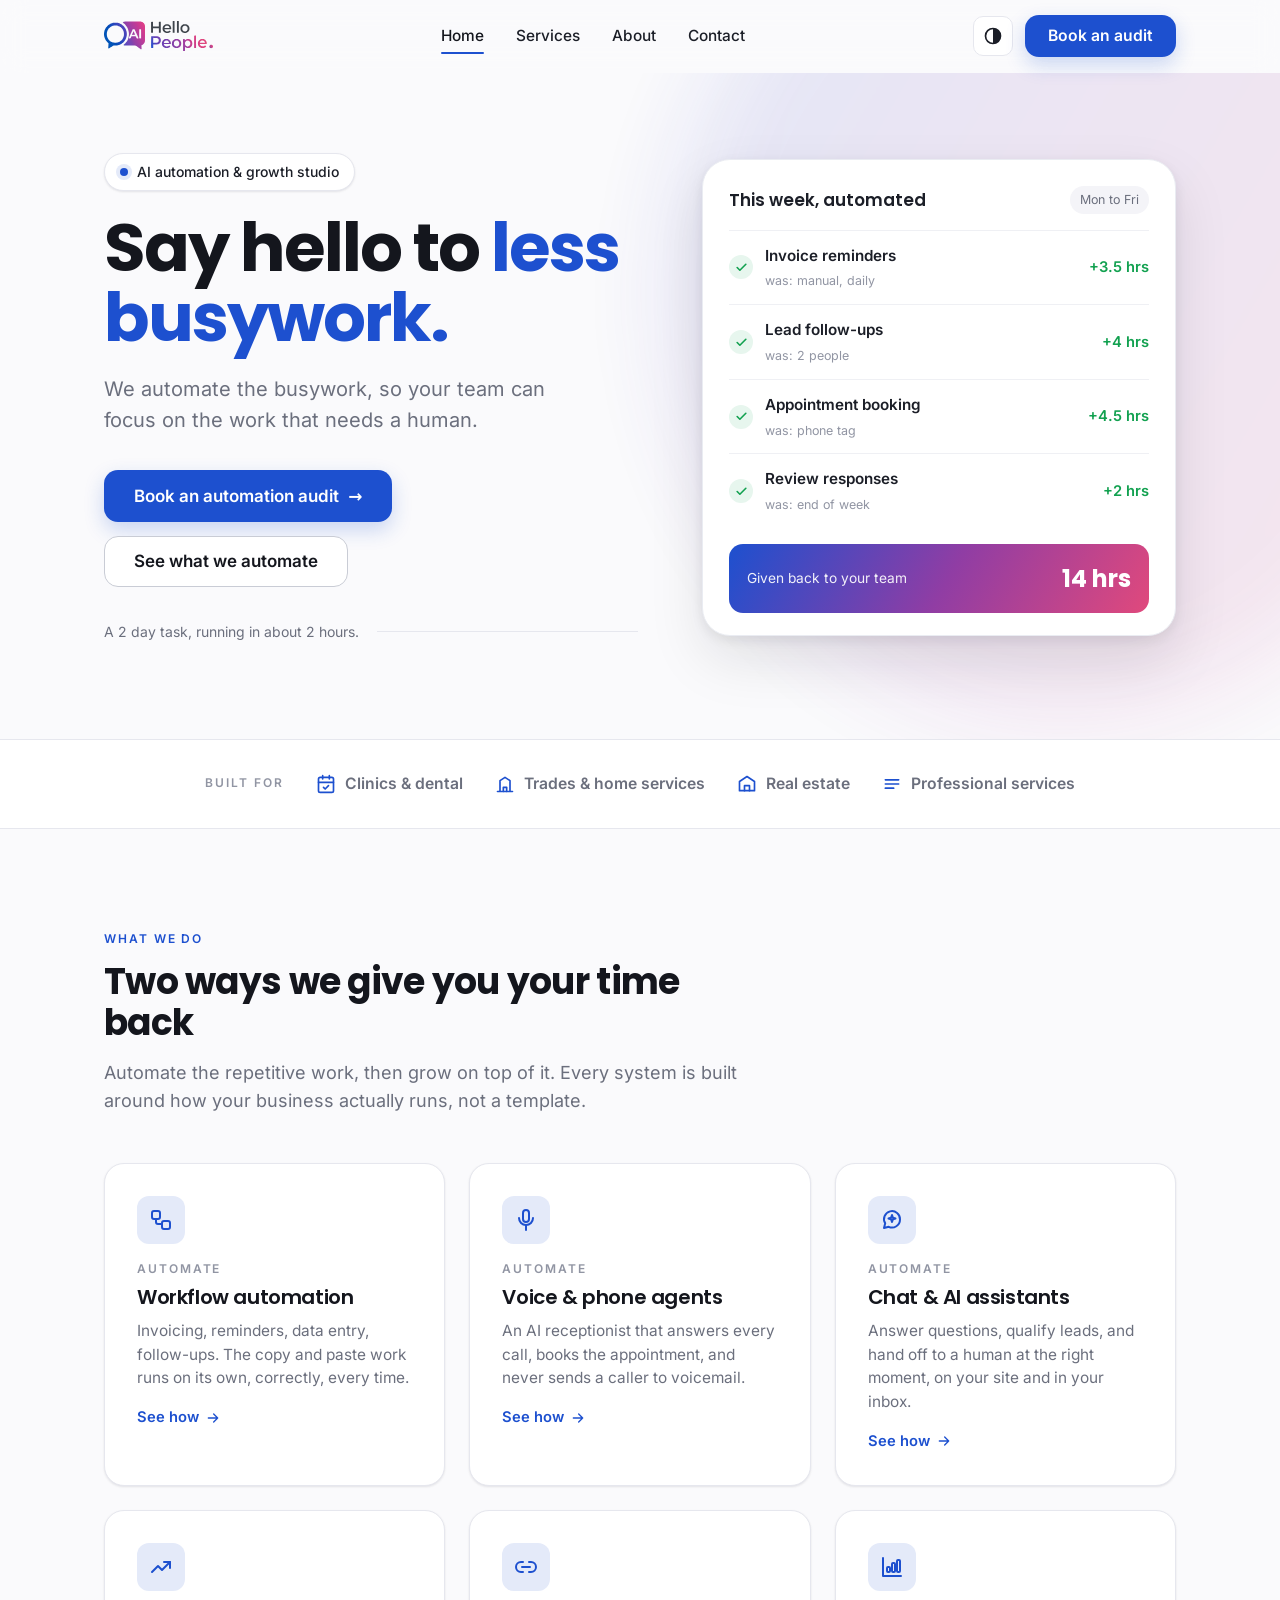
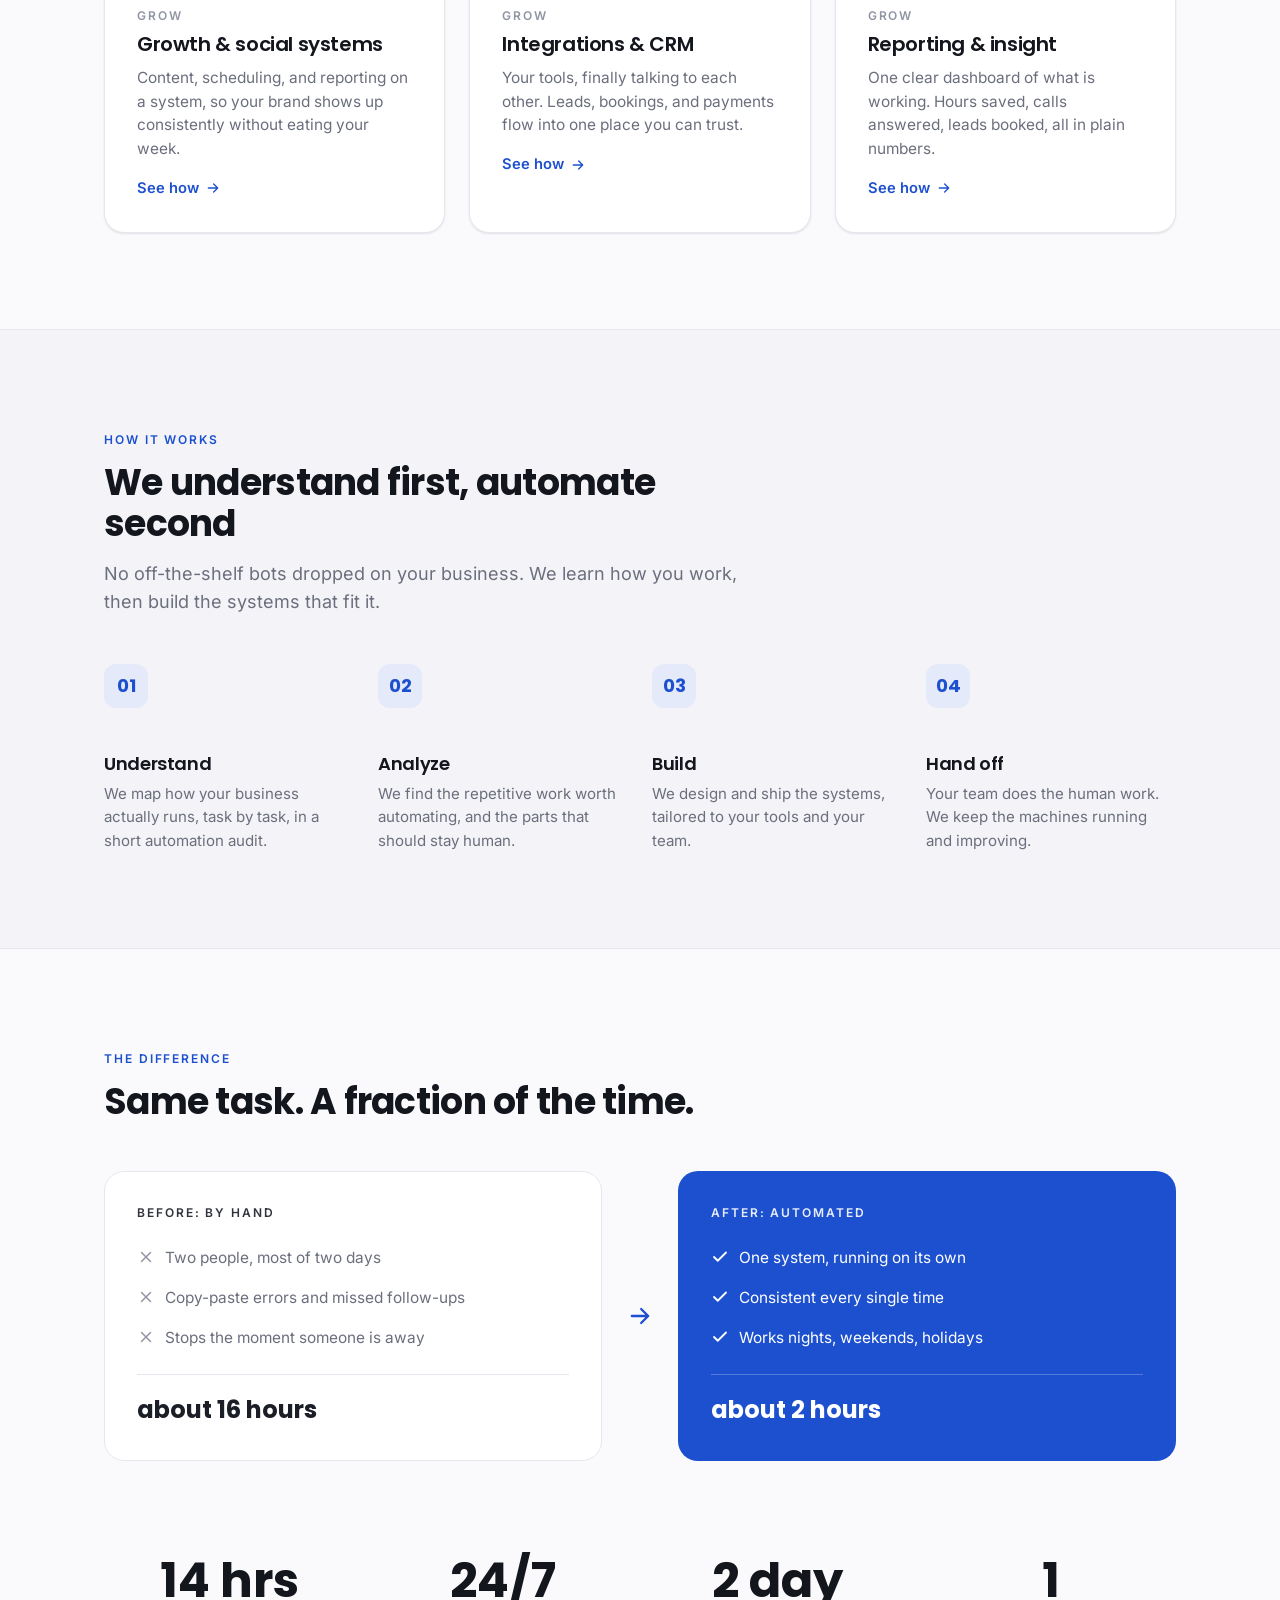
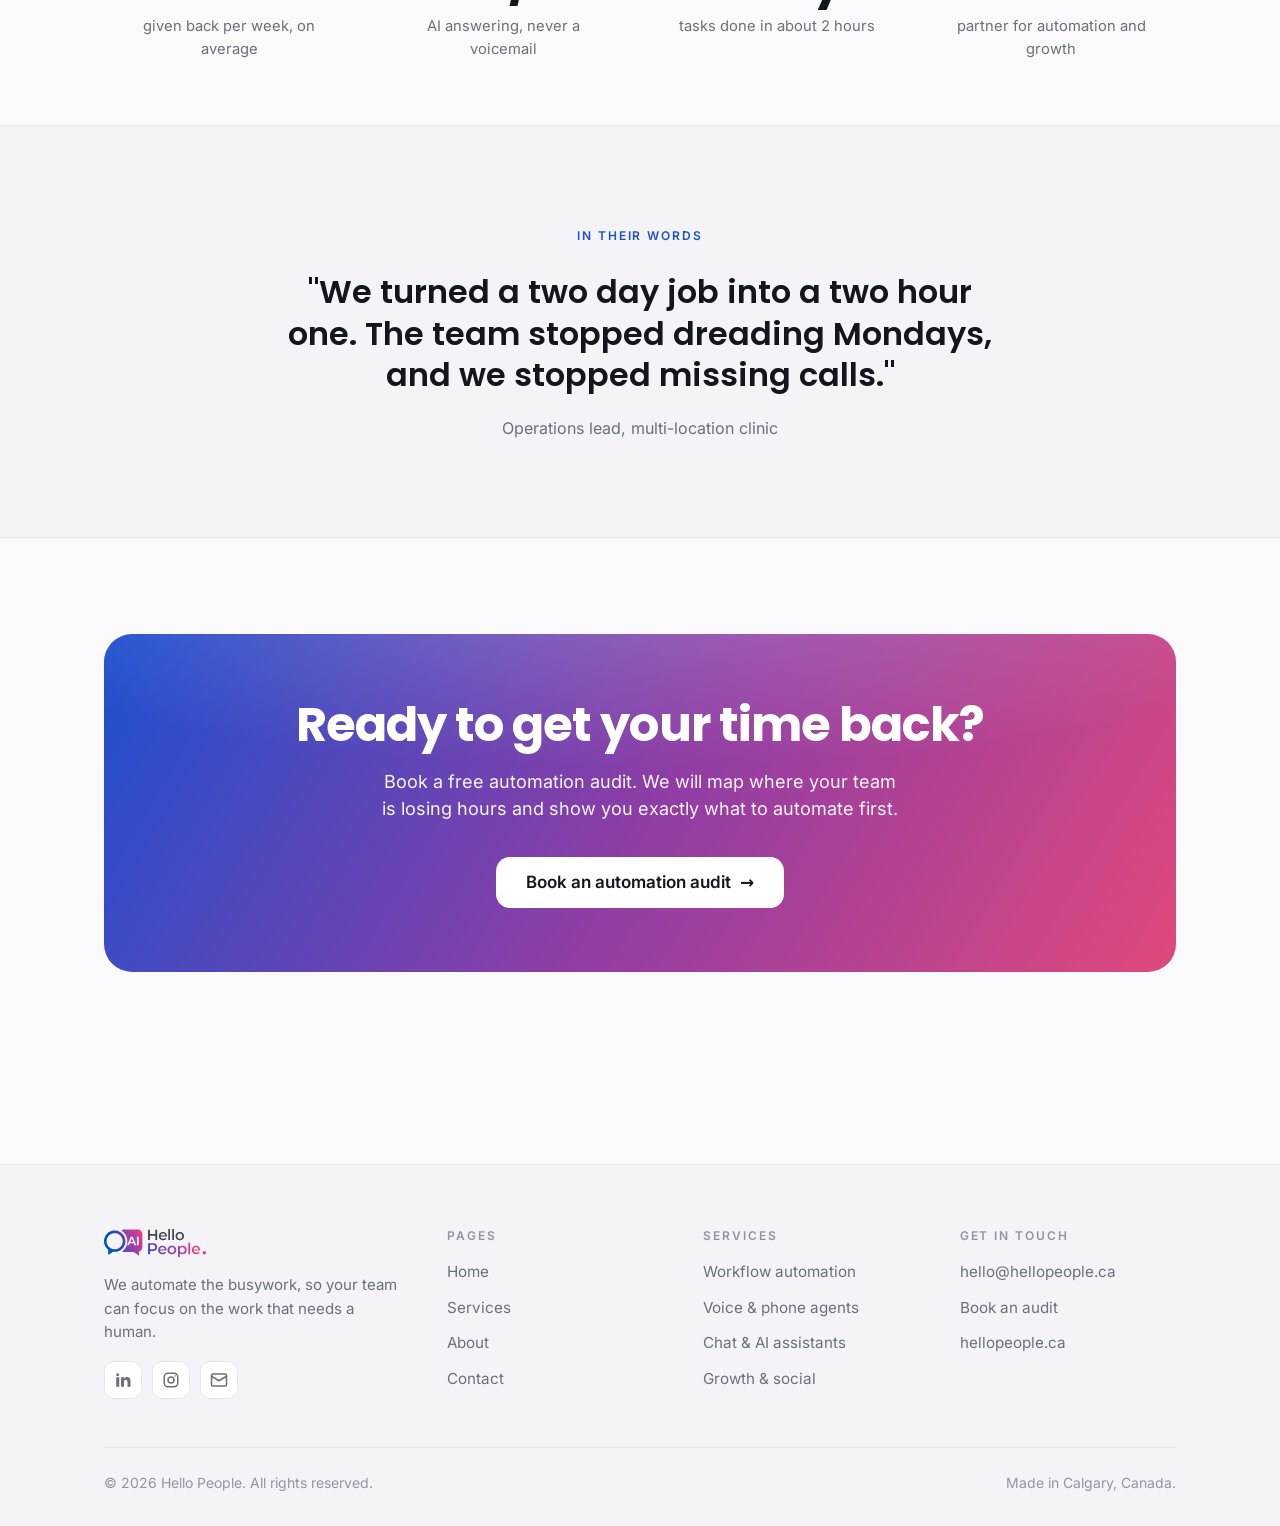
<file: website/index.html>
<!doctype html>
<html lang="en">
<head>
<meta charset="utf-8">
<meta name="viewport" content="width=device-width, initial-scale=1">
<title>Hello People, AI automation and growth studio</title>
<meta name="description" content="Hello People automates the busywork, so your team can focus on the work that needs a human. AI automation, voice and chat agents, and growth systems, built around how you actually work.">
<meta name="theme-color" content="#1D50CF">
<link rel="icon" href="assets/logo/hello-people-favicon.svg" type="image/svg+xml">
<meta property="og:type" content="website">
<meta property="og:title" content="Hello People, AI automation and growth studio">
<meta property="og:description" content="We automate the busywork, so your team can focus on the work that needs a human.">
<meta property="og:site_name" content="Hello People">
<link rel="stylesheet" href="assets/css/fonts.css">
<link rel="stylesheet" href="assets/css/tokens.css">
<link rel="stylesheet" href="assets/css/components.css">
<link rel="stylesheet" href="assets/css/site.css">
<script>try{var t=localStorage.getItem('hp-theme');if(t==='light'||t==='dark')document.documentElement.setAttribute('data-theme',t);document.documentElement.classList.add('js');}catch(e){}</script>
</head>
<body>
<a class="skip" href="#main">Skip to content</a>

<!-- ===================================== HEADER ===================================== -->
<header class="site-header">
  <div class="wrap nav">
    <a class="nav-logo" href="index.html" aria-label="Hello People, home">
      <img class="logo-light" src="assets/logo/hello-people-logo.svg" alt="Hello People" width="150" height="30">
      <img class="logo-dark" src="assets/logo/hello-people-logo-onDark-exact.svg" alt="Hello People" width="150" height="30">
    </a>
    <nav class="nav-links" aria-label="Primary">
      <a href="index.html" aria-current="page">Home</a>
      <a href="services.html">Services</a>
      <a href="about.html">About</a>
      <a href="contact.html">Contact</a>
    </nav>
    <div class="nav-right">
      <button class="hp-icon-btn" data-theme-toggle aria-label="Toggle light or dark theme" title="Toggle theme">
        <svg viewBox="0 0 24 24" width="20" height="20" fill="none" stroke="currentColor" stroke-width="2" stroke-linecap="round" stroke-linejoin="round"><circle cx="12" cy="12" r="9"/><path d="M12 3a9 9 0 0 1 0 18z" fill="currentColor" stroke="none"/></svg>
      </button>
      <a class="hp-btn hp-btn--primary nav-cta" href="contact.html">Book an audit</a>
      <button class="hp-icon-btn nav-toggle" data-nav-toggle aria-label="Open menu" aria-expanded="false">
        <svg viewBox="0 0 24 24" width="20" height="20" fill="none" stroke="currentColor" stroke-width="2" stroke-linecap="round"><path d="M3 6h18M3 12h18M3 18h18"/></svg>
      </button>
    </div>
  </div>
</header>
<div class="nav-panel" aria-label="Mobile menu">
  <div class="wrap">
    <a href="index.html">Home</a>
    <a href="services.html">Services</a>
    <a href="about.html">About</a>
    <a href="contact.html">Contact</a>
    <a class="hp-btn hp-btn--primary" href="contact.html">Book an audit</a>
  </div>
</div>

<main id="main">

<!-- ===================================== HERO ===================================== -->
<section class="hero">
  <div class="wrap hero-grid">
    <div>
      <span class="hero-badge"><span class="dot"></span> AI automation &amp; growth studio</span>
      <h1>Say hello to <span class="accent-word">less busywork.</span></h1>
      <p class="sub">We automate the busywork, so your team can focus on the work that needs a human.</p>
      <div class="hero-cta">
        <a class="hp-btn hp-btn--primary hp-btn--lg" href="contact.html">Book an automation audit <span class="hp-btn__arrow">&rarr;</span></a>
        <a class="hp-btn hp-btn--ghost hp-btn--lg" href="services.html">See what we automate</a>
      </div>
      <div class="hero-proof"><span>A 2 day task, running in about 2 hours.</span><span class="line"></span></div>
    </div>
    <div class="ledger reveal" aria-label="Example of tasks automated in a week">
      <div class="ledger-head">
        <span class="t">This week, automated</span>
        <span class="wk">Mon to Fri</span>
      </div>
      <div class="ledger-row">
        <span class="ledger-task"><span class="ledger-check"><svg width="13" height="13" viewBox="0 0 24 24" fill="none" stroke="currentColor" stroke-width="3" stroke-linecap="round" stroke-linejoin="round"><path d="M20 6L9 17l-5-5"/></svg></span><span><span class="name">Invoice reminders</span><br><span class="who">was: manual, daily</span></span></span>
        <span class="saved">+3.5 hrs</span>
      </div>
      <div class="ledger-row">
        <span class="ledger-task"><span class="ledger-check"><svg width="13" height="13" viewBox="0 0 24 24" fill="none" stroke="currentColor" stroke-width="3" stroke-linecap="round" stroke-linejoin="round"><path d="M20 6L9 17l-5-5"/></svg></span><span><span class="name">Lead follow-ups</span><br><span class="who">was: 2 people</span></span></span>
        <span class="saved">+4 hrs</span>
      </div>
      <div class="ledger-row">
        <span class="ledger-task"><span class="ledger-check"><svg width="13" height="13" viewBox="0 0 24 24" fill="none" stroke="currentColor" stroke-width="3" stroke-linecap="round" stroke-linejoin="round"><path d="M20 6L9 17l-5-5"/></svg></span><span><span class="name">Appointment booking</span><br><span class="who">was: phone tag</span></span></span>
        <span class="saved">+4.5 hrs</span>
      </div>
      <div class="ledger-row">
        <span class="ledger-task"><span class="ledger-check"><svg width="13" height="13" viewBox="0 0 24 24" fill="none" stroke="currentColor" stroke-width="3" stroke-linecap="round" stroke-linejoin="round"><path d="M20 6L9 17l-5-5"/></svg></span><span><span class="name">Review responses</span><br><span class="who">was: end of week</span></span></span>
        <span class="saved">+2 hrs</span>
      </div>
      <div class="ledger-total">
        <span class="lbl">Given back to your team</span>
        <span class="big">14 hrs</span>
      </div>
    </div>
  </div>
</section>

<!-- ===================================== TRUST ===================================== -->
<div class="trust">
  <div class="wrap trust-inner">
    <span class="trust-label">Built for</span>
    <span class="trust-item"><svg viewBox="0 0 24 24" fill="none" stroke="currentColor" stroke-width="2" stroke-linecap="round" stroke-linejoin="round"><rect x="3" y="4" width="18" height="18" rx="2"/><path d="M16 2v4M8 2v4M3 10h18"/><path d="m9 16 2 2 4-4"/></svg> Clinics &amp; dental</span>
    <span class="trust-item"><svg viewBox="0 0 24 24" fill="none" stroke="currentColor" stroke-width="2" stroke-linecap="round" stroke-linejoin="round"><path d="M3 21h18M6 21V8l6-4 6 4v13"/><path d="M10 21v-5h4v5"/></svg> Trades &amp; home services</span>
    <span class="trust-item"><svg viewBox="0 0 24 24" fill="none" stroke="currentColor" stroke-width="2" stroke-linecap="round" stroke-linejoin="round"><path d="M3 9l9-6 9 6v11H3z"/><path d="M9 20v-6h6v6"/></svg> Real estate</span>
    <span class="trust-item"><svg viewBox="0 0 24 24" fill="none" stroke="currentColor" stroke-width="2" stroke-linecap="round" stroke-linejoin="round"><path d="M4 7h16M4 12h16M4 17h10"/></svg> Professional services</span>
  </div>
</div>

<!-- ===================================== SERVICES ===================================== -->
<section class="section" id="services">
  <div class="wrap">
    <div class="section-head">
      <span class="eyebrow">What we do</span>
      <h2>Two ways we give you your time back</h2>
      <p class="lede">Automate the repetitive work, then grow on top of it. Every system is built around how your business actually runs, not a template.</p>
    </div>
    <div class="cards">
      <article class="feature reveal">
        <span class="ico"><svg viewBox="0 0 24 24" fill="none" stroke="currentColor" stroke-width="2" stroke-linecap="round" stroke-linejoin="round"><rect x="3" y="3" width="8" height="8" rx="2"/><path d="M7 11v3a2 2 0 0 0 2 2h4"/><rect x="13" y="13" width="8" height="8" rx="2"/></svg></span>
        <div class="kicker">Automate</div>
        <h3>Workflow automation</h3>
        <p>Invoicing, reminders, data entry, follow-ups. The copy and paste work runs on its own, correctly, every time.</p>
        <a class="more" href="services.html">See how <svg viewBox="0 0 24 24" fill="none" stroke="currentColor" stroke-width="2" stroke-linecap="round" stroke-linejoin="round"><path d="M5 12h14M13 6l6 6-6 6"/></svg></a>
      </article>
      <article class="feature reveal" data-delay="60">
        <span class="ico"><svg viewBox="0 0 24 24" fill="none" stroke="currentColor" stroke-width="2" stroke-linecap="round" stroke-linejoin="round"><rect x="9" y="2" width="6" height="12" rx="3"/><path d="M5 10a7 7 0 0 0 14 0"/><path d="M12 17v5"/></svg></span>
        <div class="kicker">Automate</div>
        <h3>Voice &amp; phone agents</h3>
        <p>An AI receptionist that answers every call, books the appointment, and never sends a caller to voicemail.</p>
        <a class="more" href="services.html">See how <svg viewBox="0 0 24 24" fill="none" stroke="currentColor" stroke-width="2" stroke-linecap="round" stroke-linejoin="round"><path d="M5 12h14M13 6l6 6-6 6"/></svg></a>
      </article>
      <article class="feature reveal" data-delay="120">
        <span class="ico"><svg viewBox="0 0 24 24" fill="none" stroke="currentColor" stroke-width="2" stroke-linecap="round" stroke-linejoin="round"><path d="M20 11.5a8 8 0 0 1-11.3 7.3L4 20l1.2-4.7A8 8 0 1 1 20 11.5z"/><path d="m12 7 .9 2.6 2.6.9-2.6.9L12 14l-.9-2.6L8.5 10.5l2.6-.9z"/></svg></span>
        <div class="kicker">Automate</div>
        <h3>Chat &amp; AI assistants</h3>
        <p>Answer questions, qualify leads, and hand off to a human at the right moment, on your site and in your inbox.</p>
        <a class="more" href="services.html">See how <svg viewBox="0 0 24 24" fill="none" stroke="currentColor" stroke-width="2" stroke-linecap="round" stroke-linejoin="round"><path d="M5 12h14M13 6l6 6-6 6"/></svg></a>
      </article>
      <article class="feature reveal">
        <span class="ico"><svg viewBox="0 0 24 24" fill="none" stroke="currentColor" stroke-width="2" stroke-linecap="round" stroke-linejoin="round"><polyline points="3 17 9 11 13 15 21 7"/><polyline points="15 7 21 7 21 13"/></svg></span>
        <div class="kicker">Grow</div>
        <h3>Growth &amp; social systems</h3>
        <p>Content, scheduling, and reporting on a system, so your brand shows up consistently without eating your week.</p>
        <a class="more" href="services.html">See how <svg viewBox="0 0 24 24" fill="none" stroke="currentColor" stroke-width="2" stroke-linecap="round" stroke-linejoin="round"><path d="M5 12h14M13 6l6 6-6 6"/></svg></a>
      </article>
      <article class="feature reveal" data-delay="60">
        <span class="ico"><svg viewBox="0 0 24 24" fill="none" stroke="currentColor" stroke-width="2" stroke-linecap="round" stroke-linejoin="round"><path d="M9 17H7A5 5 0 0 1 7 7h2"/><path d="M15 7h2a5 5 0 1 1 0 10h-2"/><line x1="8" y1="12" x2="16" y2="12"/></svg></span>
        <div class="kicker">Grow</div>
        <h3>Integrations &amp; CRM</h3>
        <p>Your tools, finally talking to each other. Leads, bookings, and payments flow into one place you can trust.</p>
        <a class="more" href="services.html">See how <svg viewBox="0 0 24 24" fill="none" stroke="currentColor" stroke-width="2" stroke-linecap="round" stroke-linejoin="round"><path d="M5 12h14M13 6l6 6-6 6"/></svg></a>
      </article>
      <article class="feature reveal" data-delay="120">
        <span class="ico"><svg viewBox="0 0 24 24" fill="none" stroke="currentColor" stroke-width="2" stroke-linecap="round" stroke-linejoin="round"><path d="M3 3v18h18"/><rect x="7" y="12" width="3" height="5" rx="1"/><rect x="12" y="8" width="3" height="9" rx="1"/><rect x="17" y="5" width="3" height="12" rx="1"/></svg></span>
        <div class="kicker">Grow</div>
        <h3>Reporting &amp; insight</h3>
        <p>One clear dashboard of what is working. Hours saved, calls answered, leads booked, all in plain numbers.</p>
        <a class="more" href="services.html">See how <svg viewBox="0 0 24 24" fill="none" stroke="currentColor" stroke-width="2" stroke-linecap="round" stroke-linejoin="round"><path d="M5 12h14M13 6l6 6-6 6"/></svg></a>
      </article>
    </div>
  </div>
</section>

<!-- ===================================== PROCESS ===================================== -->
<section class="section section--alt" id="process">
  <div class="wrap">
    <div class="section-head">
      <span class="eyebrow">How it works</span>
      <h2>We understand first, automate second</h2>
      <p class="lede">No off-the-shelf bots dropped on your business. We learn how you work, then build the systems that fit it.</p>
    </div>
    <div class="steps">
      <div class="step reveal"><h3>Understand</h3><p>We map how your business actually runs, task by task, in a short automation audit.</p></div>
      <div class="step reveal" data-delay="60"><h3>Analyze</h3><p>We find the repetitive work worth automating, and the parts that should stay human.</p></div>
      <div class="step reveal" data-delay="120"><h3>Build</h3><p>We design and ship the systems, tailored to your tools and your team.</p></div>
      <div class="step reveal" data-delay="180"><h3>Hand off</h3><p>Your team does the human work. We keep the machines running and improving.</p></div>
    </div>
  </div>
</section>

<!-- ===================================== BEFORE / AFTER ===================================== -->
<section class="section" id="results">
  <div class="wrap">
    <div class="section-head">
      <span class="eyebrow">The difference</span>
      <h2>Same task. A fraction of the time.</h2>
    </div>
    <div class="ba reveal">
      <div class="ba-col ba-before">
        <div class="lbl">Before: by hand</div>
        <div class="ba-item"><svg viewBox="0 0 24 24" fill="none" stroke="currentColor" stroke-width="2" stroke-linecap="round"><path d="M18 6L6 18M6 6l12 12"/></svg> Two people, most of two days</div>
        <div class="ba-item"><svg viewBox="0 0 24 24" fill="none" stroke="currentColor" stroke-width="2" stroke-linecap="round"><path d="M18 6L6 18M6 6l12 12"/></svg> Copy-paste errors and missed follow-ups</div>
        <div class="ba-item"><svg viewBox="0 0 24 24" fill="none" stroke="currentColor" stroke-width="2" stroke-linecap="round"><path d="M18 6L6 18M6 6l12 12"/></svg> Stops the moment someone is away</div>
        <div class="ba-time">about 16 hours</div>
      </div>
      <div class="ba-mid"><svg viewBox="0 0 24 24" fill="none" stroke="currentColor" stroke-width="2" stroke-linecap="round" stroke-linejoin="round"><path d="M5 12h14M13 6l6 6-6 6"/></svg></div>
      <div class="ba-col ba-after">
        <div class="lbl">After: automated</div>
        <div class="ba-item"><svg viewBox="0 0 24 24" fill="none" stroke="currentColor" stroke-width="2.4" stroke-linecap="round" stroke-linejoin="round"><path d="M20 6L9 17l-5-5"/></svg> One system, running on its own</div>
        <div class="ba-item"><svg viewBox="0 0 24 24" fill="none" stroke="currentColor" stroke-width="2.4" stroke-linecap="round" stroke-linejoin="round"><path d="M20 6L9 17l-5-5"/></svg> Consistent every single time</div>
        <div class="ba-item"><svg viewBox="0 0 24 24" fill="none" stroke="currentColor" stroke-width="2.4" stroke-linecap="round" stroke-linejoin="round"><path d="M20 6L9 17l-5-5"/></svg> Works nights, weekends, holidays</div>
        <div class="ba-time">about 2 hours</div>
      </div>
    </div>
  </div>
</section>

<!-- ===================================== STATS ===================================== -->
<section class="section section--tight" style="padding-top:0">
  <div class="wrap">
    <div class="stats">
      <div class="stat reveal"><div class="num">14 hrs</div><div class="lbl">given back per week, on average</div></div>
      <div class="stat reveal" data-delay="60"><div class="num">24/7</div><div class="lbl">AI answering, never a voicemail</div></div>
      <div class="stat reveal" data-delay="120"><div class="num">2 day</div><div class="lbl">tasks done in about 2 hours</div></div>
      <div class="stat reveal" data-delay="180"><div class="num">1</div><div class="lbl">partner for automation and growth</div></div>
    </div>
  </div>
</section>

<!-- ===================================== TESTIMONIAL ===================================== -->
<section class="section section--alt">
  <div class="wrap wrap--narrow center">
    <span class="eyebrow">In their words</span>
    <blockquote style="font-family:var(--hp-font-display);font-weight:600;font-size:clamp(1.4rem,3vw,2rem);line-height:1.3;color:var(--hp-text-strong);margin:12px 0 0">
      "We turned a two day job into a two hour one. The team stopped dreading Mondays, and we stopped missing calls."
    </blockquote>
    <p style="margin-top:20px;color:var(--hp-text-muted)">Operations lead, multi-location clinic</p>
  </div>
</section>

<!-- ===================================== CTA ===================================== -->
<section class="section" id="contact">
  <div class="wrap">
    <div class="cta-band reveal">
      <h2>Ready to get your time back?</h2>
      <p>Book a free automation audit. We will map where your team is losing hours and show you exactly what to automate first.</p>
      <div class="hero-cta">
        <a class="hp-btn hp-btn--white hp-btn--lg" href="contact.html">Book an automation audit <span class="hp-btn__arrow">&rarr;</span></a>
      </div>
    </div>
  </div>
</section>

</main>

<!-- ===================================== FOOTER ===================================== -->
<footer class="site-footer">
  <div class="wrap">
    <div class="footer-grid">
      <div class="footer-brand">
        <img class="logo-light" src="assets/logo/hello-people-logo.svg" alt="Hello People" width="150" height="28">
        <img class="logo-dark" src="assets/logo/hello-people-logo-onDark-exact.svg" alt="Hello People" width="150" height="28">
        <p>We automate the busywork, so your team can focus on the work that needs a human.</p>
        <div class="footer-social">
          <a href="https://www.linkedin.com/" aria-label="LinkedIn" rel="noopener" target="_blank"><svg viewBox="0 0 24 24" fill="currentColor"><path d="M6.94 5a2 2 0 1 1-4-.02 2 2 0 0 1 4 .02zM7 8.48H3V21h4V8.48zm6.32 0H9.34V21h3.94v-6.57c0-3.66 4.77-4 4.77 0V21H22v-7.93c0-6.17-7.06-5.94-8.72-2.91l.04-1.68z"/></svg></a>
          <a href="https://www.instagram.com/" aria-label="Instagram" rel="noopener" target="_blank"><svg viewBox="0 0 24 24" fill="none" stroke="currentColor" stroke-width="2"><rect x="3" y="3" width="18" height="18" rx="5"/><circle cx="12" cy="12" r="4"/><circle cx="17.5" cy="6.5" r="1" fill="currentColor" stroke="none"/></svg></a>
          <a href="mailto:hello@hellopeople.ca" aria-label="Email"><svg viewBox="0 0 24 24" fill="none" stroke="currentColor" stroke-width="2" stroke-linecap="round" stroke-linejoin="round"><rect x="2" y="4" width="20" height="16" rx="2"/><path d="m2 7 10 6 10-6"/></svg></a>
        </div>
      </div>
      <div class="footer-col">
        <h4>Pages</h4>
        <ul>
          <li><a href="index.html">Home</a></li>
          <li><a href="services.html">Services</a></li>
          <li><a href="about.html">About</a></li>
          <li><a href="contact.html">Contact</a></li>
        </ul>
      </div>
      <div class="footer-col">
        <h4>Services</h4>
        <ul>
          <li><a href="services.html">Workflow automation</a></li>
          <li><a href="services.html">Voice &amp; phone agents</a></li>
          <li><a href="services.html">Chat &amp; AI assistants</a></li>
          <li><a href="services.html">Growth &amp; social</a></li>
        </ul>
      </div>
      <div class="footer-col">
        <h4>Get in touch</h4>
        <ul>
          <li><a href="mailto:hello@hellopeople.ca">hello@hellopeople.ca</a></li>
          <li><a href="contact.html">Book an audit</a></li>
          <li><a href="https://hellopeople.ca" rel="noopener" target="_blank">hellopeople.ca</a></li>
        </ul>
      </div>
    </div>
    <div class="footer-bottom">
      <span>&copy; <span data-year>2026</span> Hello People. All rights reserved.</span>
      <span>Made in Calgary, Canada.</span>
    </div>
  </div>
</footer>

<script src="assets/js/site.js"></script>
</body>
</html>
</file>
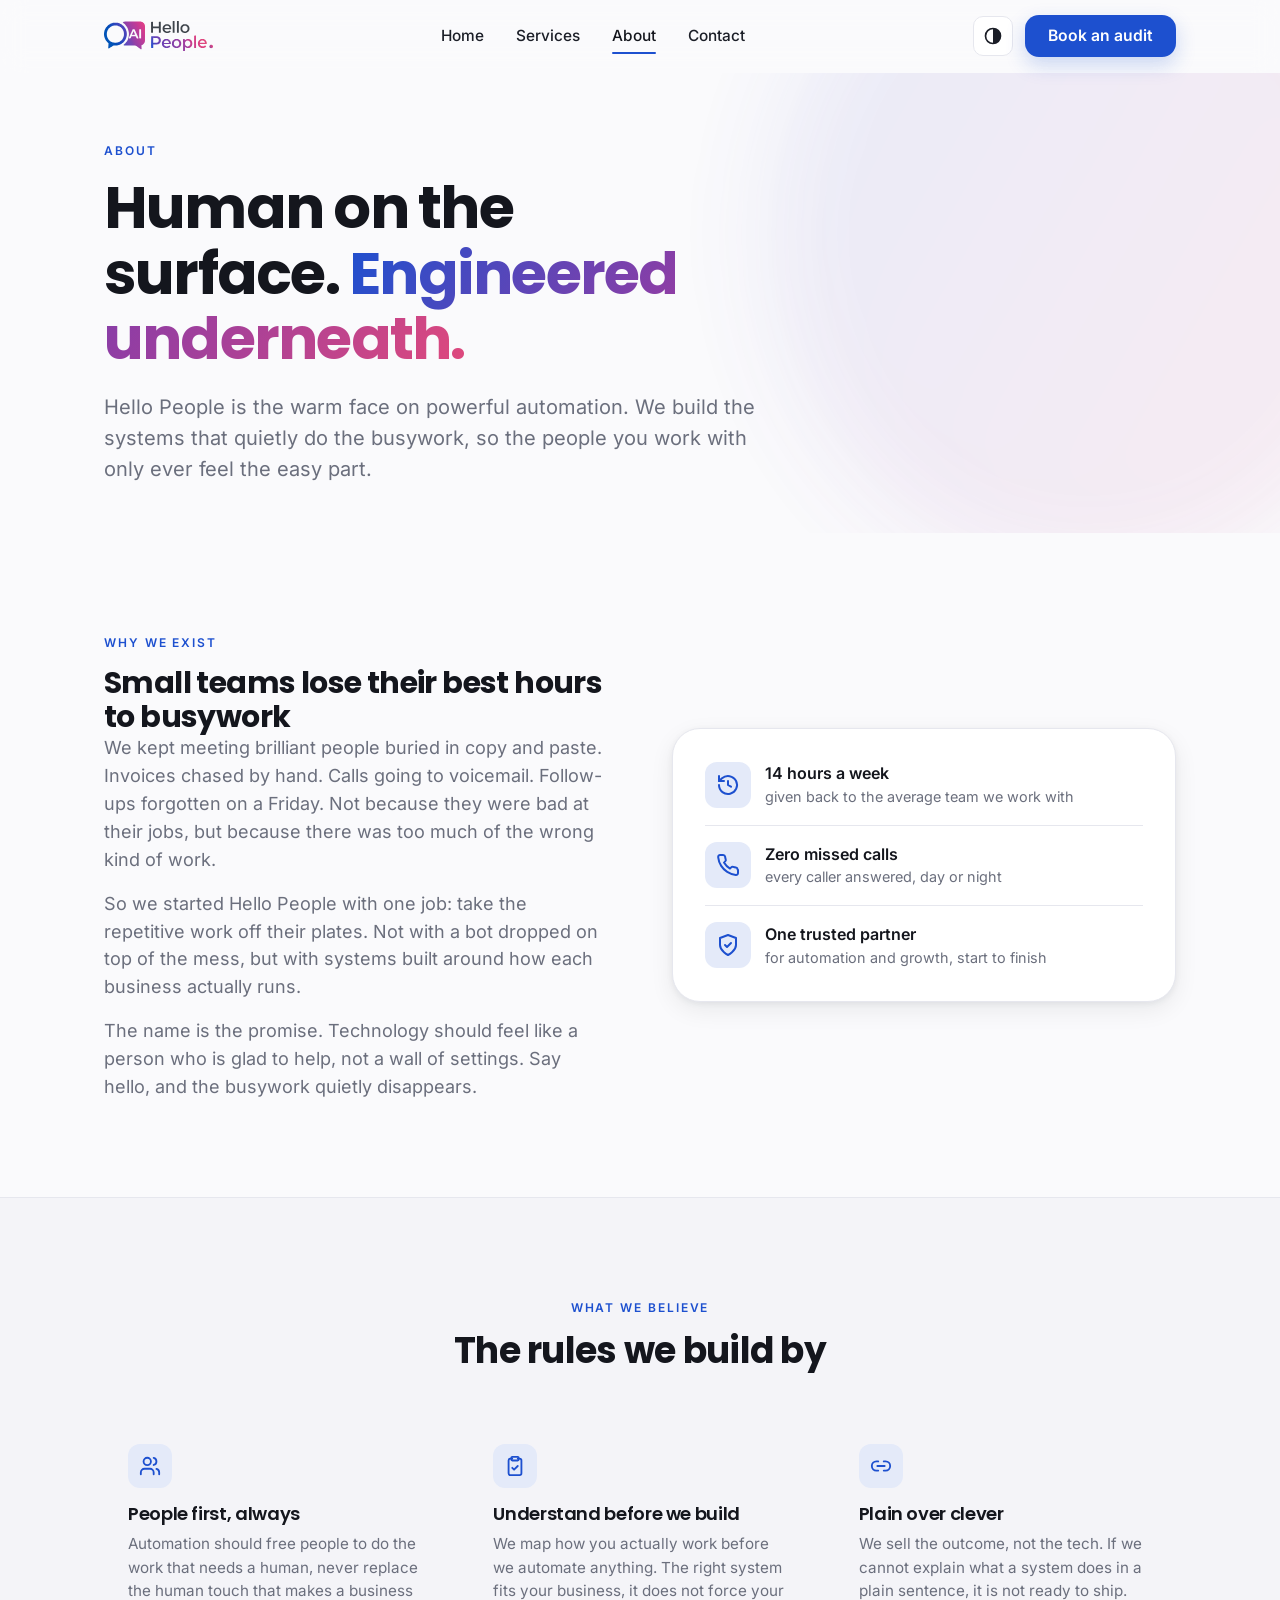
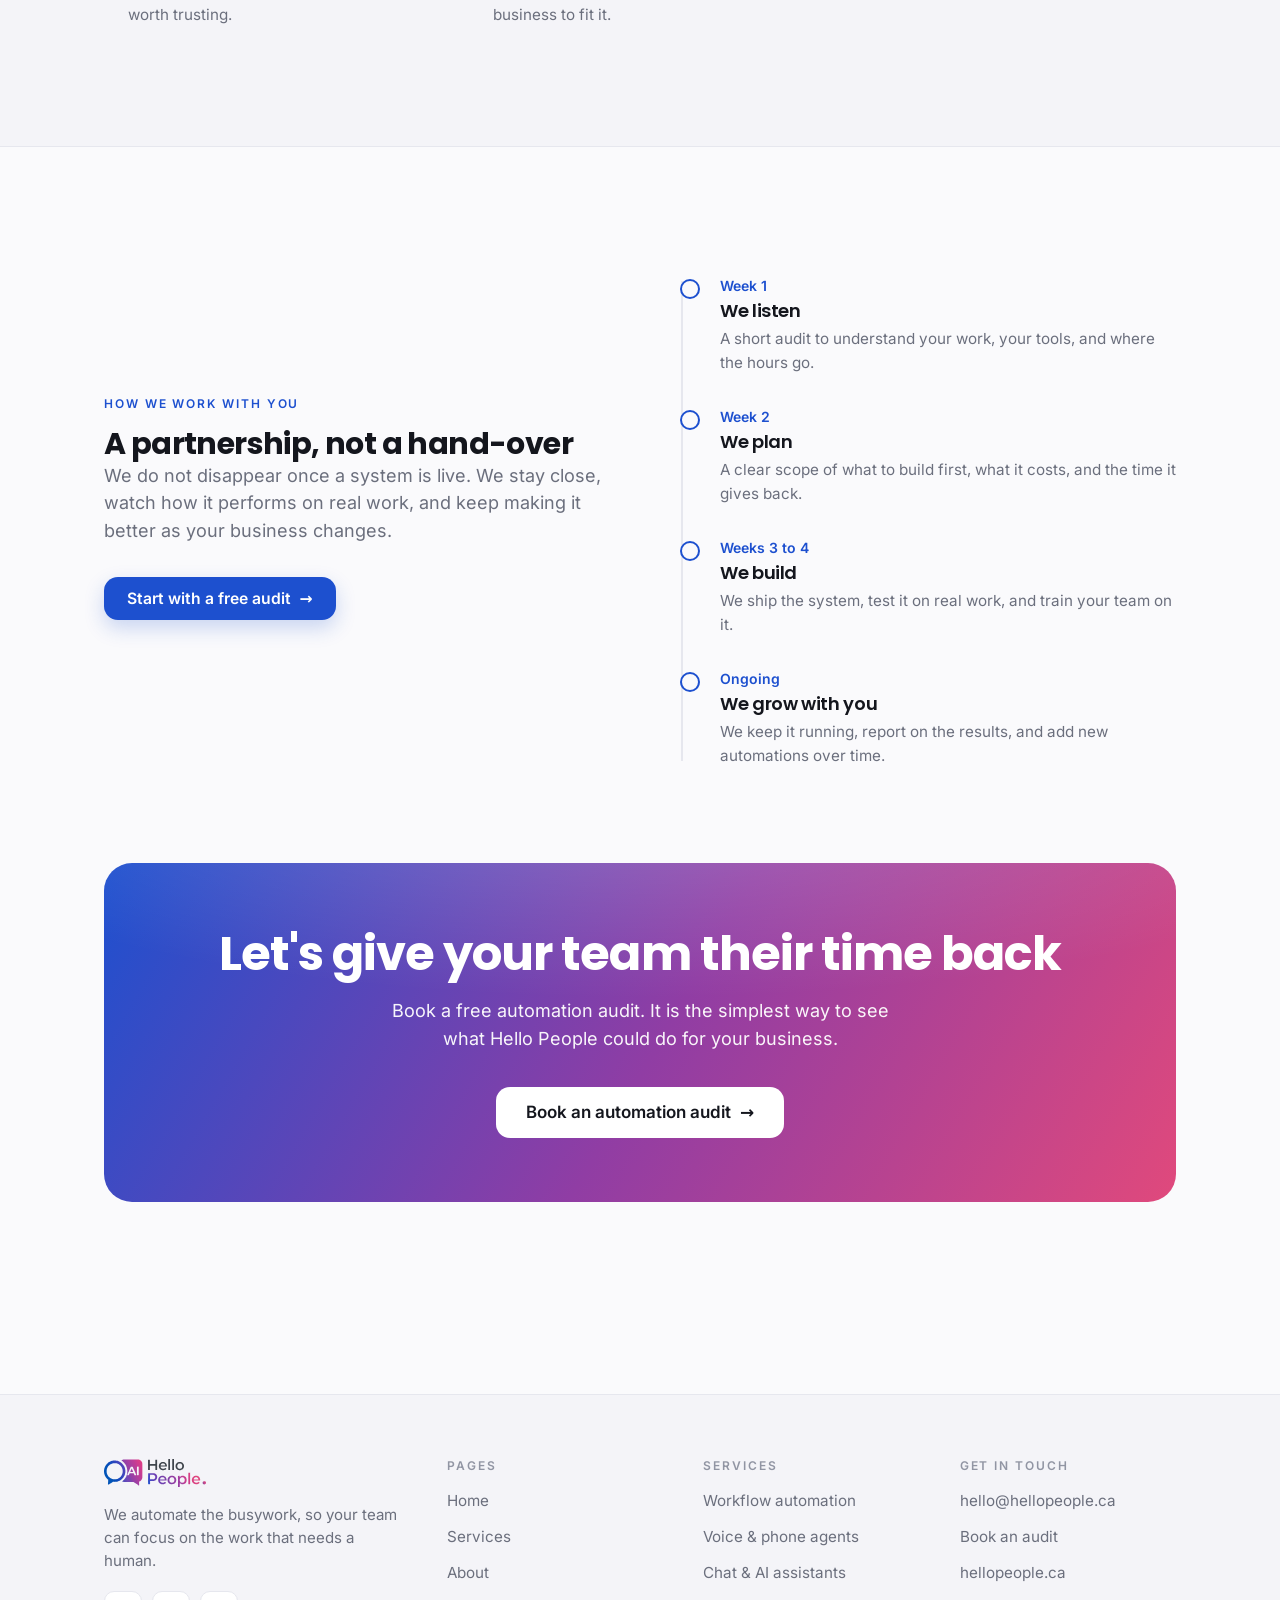
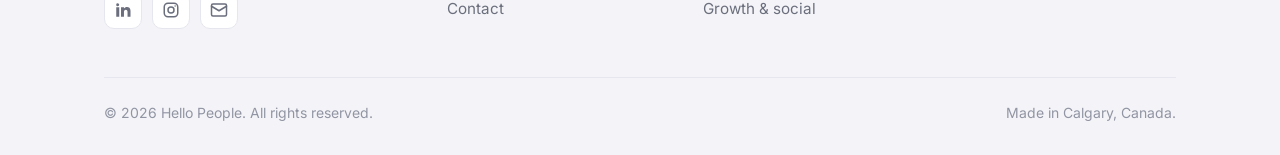
<file: website/about.html>
<!doctype html>
<html lang="en">
<head>
<meta charset="utf-8">
<meta name="viewport" content="width=device-width, initial-scale=1">
<title>About, Hello People</title>
<meta name="description" content="Hello People is the warm face on powerful automation. Human on the surface, engineered underneath. Meet the studio giving teams their time back.">
<meta name="theme-color" content="#1D50CF">
<link rel="icon" href="assets/logo/hello-people-favicon.svg" type="image/svg+xml">
<meta property="og:type" content="website">
<meta property="og:title" content="About, Hello People">
<meta property="og:description" content="Human on the surface. Engineered underneath.">
<link rel="stylesheet" href="assets/css/fonts.css">
<link rel="stylesheet" href="assets/css/tokens.css">
<link rel="stylesheet" href="assets/css/components.css">
<link rel="stylesheet" href="assets/css/site.css">
<script>try{var t=localStorage.getItem('hp-theme');if(t==='light'||t==='dark')document.documentElement.setAttribute('data-theme',t);document.documentElement.classList.add('js');}catch(e){}</script>
</head>
<body>
<a class="skip" href="#main">Skip to content</a>

<header class="site-header">
  <div class="wrap nav">
    <a class="nav-logo" href="index.html" aria-label="Hello People, home">
      <img class="logo-light" src="assets/logo/hello-people-logo.svg" alt="Hello People" width="150" height="30">
      <img class="logo-dark" src="assets/logo/hello-people-logo-onDark-exact.svg" alt="Hello People" width="150" height="30">
    </a>
    <nav class="nav-links" aria-label="Primary">
      <a href="index.html">Home</a>
      <a href="services.html">Services</a>
      <a href="about.html" aria-current="page">About</a>
      <a href="contact.html">Contact</a>
    </nav>
    <div class="nav-right">
      <button class="hp-icon-btn" data-theme-toggle aria-label="Toggle light or dark theme" title="Toggle theme">
        <svg viewBox="0 0 24 24" width="20" height="20" fill="none" stroke="currentColor" stroke-width="2" stroke-linecap="round" stroke-linejoin="round"><circle cx="12" cy="12" r="9"/><path d="M12 3a9 9 0 0 1 0 18z" fill="currentColor" stroke="none"/></svg>
      </button>
      <a class="hp-btn hp-btn--primary nav-cta" href="contact.html">Book an audit</a>
      <button class="hp-icon-btn nav-toggle" data-nav-toggle aria-label="Open menu" aria-expanded="false">
        <svg viewBox="0 0 24 24" width="20" height="20" fill="none" stroke="currentColor" stroke-width="2" stroke-linecap="round"><path d="M3 6h18M3 12h18M3 18h18"/></svg>
      </button>
    </div>
  </div>
</header>
<div class="nav-panel" aria-label="Mobile menu">
  <div class="wrap">
    <a href="index.html">Home</a>
    <a href="services.html">Services</a>
    <a href="about.html">About</a>
    <a href="contact.html">Contact</a>
    <a class="hp-btn hp-btn--primary" href="contact.html">Book an audit</a>
  </div>
</div>

<main id="main">

<!-- PAGE HERO -->
<section class="page-hero">
  <div class="wrap">
    <span class="eyebrow">About</span>
    <h1>Human on the surface. <span class="grad-word">Engineered underneath.</span></h1>
    <p class="lede">Hello People is the warm face on powerful automation. We build the systems that quietly do the busywork, so the people you work with only ever feel the easy part.</p>
  </div>
</section>

<!-- STORY -->
<section class="section">
  <div class="wrap split">
    <div class="prose reveal">
      <span class="eyebrow">Why we exist</span>
      <h2 style="font-size:clamp(1.7rem,3.2vw,var(--hp-text-2xl))">Small teams lose their best hours to busywork</h2>
      <p>We kept meeting brilliant people buried in copy and paste. Invoices chased by hand. Calls going to voicemail. Follow-ups forgotten on a Friday. Not because they were bad at their jobs, but because there was too much of the wrong kind of work.</p>
      <p>So we started Hello People with one job: take the repetitive work off their plates. Not with a bot dropped on top of the mess, but with systems built around how each business actually runs.</p>
      <p>The name is the promise. Technology should feel like a person who is glad to help, not a wall of settings. Say hello, and the busywork quietly disappears.</p>
    </div>
    <div class="panel reveal">
      <div style="display:grid;gap:16px">
        <div style="display:flex;align-items:center;gap:14px">
          <span style="width:46px;height:46px;border-radius:12px;flex:none;display:inline-flex;align-items:center;justify-content:center;background:var(--hp-accent-quiet);color:var(--hp-accent)"><svg width="24" height="24" viewBox="0 0 24 24" fill="none" stroke="currentColor" stroke-width="2" stroke-linecap="round" stroke-linejoin="round"><path d="M3 12a9 9 0 1 0 3-6.7L3 8"/><path d="M3 3v5h5"/><path d="M12 8v4l3 1.7"/></svg></span>
          <div><div style="font-weight:600;color:var(--hp-text-strong)">14 hours a week</div><div style="font-size:.9rem;color:var(--hp-text-muted)">given back to the average team we work with</div></div>
        </div>
        <hr class="hp-divider" style="margin:0">
        <div style="display:flex;align-items:center;gap:14px">
          <span style="width:46px;height:46px;border-radius:12px;flex:none;display:inline-flex;align-items:center;justify-content:center;background:var(--hp-accent-quiet);color:var(--hp-accent)"><svg width="24" height="24" viewBox="0 0 24 24" fill="none" stroke="currentColor" stroke-width="2" stroke-linecap="round" stroke-linejoin="round"><path d="M22 16.9v3a2 2 0 0 1-2.2 2 19.8 19.8 0 0 1-8.6-3 19.5 19.5 0 0 1-6-6 19.8 19.8 0 0 1-3-8.6A2 2 0 0 1 4.1 2h3a2 2 0 0 1 2 1.7c.1.9.3 1.8.6 2.6a2 2 0 0 1-.5 2.1L8 9.6a16 16 0 0 0 6 6l1.2-1.2a2 2 0 0 1 2.1-.5c.8.3 1.7.5 2.6.6a2 2 0 0 1 1.7 2z"/></svg></span>
          <div><div style="font-weight:600;color:var(--hp-text-strong)">Zero missed calls</div><div style="font-size:.9rem;color:var(--hp-text-muted)">every caller answered, day or night</div></div>
        </div>
        <hr class="hp-divider" style="margin:0">
        <div style="display:flex;align-items:center;gap:14px">
          <span style="width:46px;height:46px;border-radius:12px;flex:none;display:inline-flex;align-items:center;justify-content:center;background:var(--hp-accent-quiet);color:var(--hp-accent)"><svg width="24" height="24" viewBox="0 0 24 24" fill="none" stroke="currentColor" stroke-width="2" stroke-linecap="round" stroke-linejoin="round"><path d="M12 22s8-4 8-10V5l-8-3-8 3v7c0 6 8 10 8 10z"/><path d="m9 12 2 2 4-4"/></svg></span>
          <div><div style="font-weight:600;color:var(--hp-text-strong)">One trusted partner</div><div style="font-size:.9rem;color:var(--hp-text-muted)">for automation and growth, start to finish</div></div>
        </div>
      </div>
    </div>
  </div>
</section>

<!-- VALUES -->
<section class="section section--alt">
  <div class="wrap">
    <div class="section-head section-head--center">
      <span class="eyebrow">What we believe</span>
      <h2>The rules we build by</h2>
    </div>
    <div class="values">
      <div class="value reveal">
        <span class="ico"><svg viewBox="0 0 24 24" fill="none" stroke="currentColor" stroke-width="2" stroke-linecap="round" stroke-linejoin="round"><path d="M16 21v-2a4 4 0 0 0-4-4H6a4 4 0 0 0-4 4v2"/><circle cx="9" cy="7" r="4"/><path d="M22 21v-2a4 4 0 0 0-3-3.87"/><path d="M16 3.1a4 4 0 0 1 0 7.75"/></svg></span>
        <h3>People first, always</h3>
        <p>Automation should free people to do the work that needs a human, never replace the human touch that makes a business worth trusting.</p>
      </div>
      <div class="value reveal" data-delay="60">
        <span class="ico"><svg viewBox="0 0 24 24" fill="none" stroke="currentColor" stroke-width="2" stroke-linecap="round" stroke-linejoin="round"><rect x="8" y="2" width="8" height="4" rx="1"/><path d="M9 4H7a2 2 0 0 0-2 2v14a2 2 0 0 0 2 2h10a2 2 0 0 0 2-2V6a2 2 0 0 0-2-2h-2"/><path d="m9 14 2 2 4-4"/></svg></span>
        <h3>Understand before we build</h3>
        <p>We map how you actually work before we automate anything. The right system fits your business, it does not force your business to fit it.</p>
      </div>
      <div class="value reveal" data-delay="120">
        <span class="ico"><svg viewBox="0 0 24 24" fill="none" stroke="currentColor" stroke-width="2" stroke-linecap="round" stroke-linejoin="round"><path d="M9 17H7A5 5 0 0 1 7 7h2"/><path d="M15 7h2a5 5 0 1 1 0 10h-2"/><line x1="8" y1="12" x2="16" y2="12"/></svg></span>
        <h3>Plain over clever</h3>
        <p>We sell the outcome, not the tech. If we cannot explain what a system does in a plain sentence, it is not ready to ship.</p>
      </div>
    </div>
  </div>
</section>

<!-- TIMELINE -->
<section class="section">
  <div class="wrap split">
    <div class="prose reveal">
      <span class="eyebrow">How we work with you</span>
      <h2 style="font-size:clamp(1.7rem,3.2vw,var(--hp-text-2xl))">A partnership, not a hand-over</h2>
      <p>We do not disappear once a system is live. We stay close, watch how it performs on real work, and keep making it better as your business changes.</p>
      <div class="hero-cta mt-6"><a class="hp-btn hp-btn--primary" href="contact.html">Start with a free audit <span class="hp-btn__arrow">&rarr;</span></a></div>
    </div>
    <div class="reveal">
      <div class="timeline">
        <div class="tl-item"><div class="yr">Week 1</div><h3>We listen</h3><p>A short audit to understand your work, your tools, and where the hours go.</p></div>
        <div class="tl-item"><div class="yr">Week 2</div><h3>We plan</h3><p>A clear scope of what to build first, what it costs, and the time it gives back.</p></div>
        <div class="tl-item"><div class="yr">Weeks 3 to 4</div><h3>We build</h3><p>We ship the system, test it on real work, and train your team on it.</p></div>
        <div class="tl-item"><div class="yr">Ongoing</div><h3>We grow with you</h3><p>We keep it running, report on the results, and add new automations over time.</p></div>
      </div>
    </div>
  </div>
</section>

<!-- CTA -->
<section class="section" style="padding-top:0">
  <div class="wrap">
    <div class="cta-band reveal">
      <h2>Let's give your team their time back</h2>
      <p>Book a free automation audit. It is the simplest way to see what Hello People could do for your business.</p>
      <div class="hero-cta"><a class="hp-btn hp-btn--white hp-btn--lg" href="contact.html">Book an automation audit <span class="hp-btn__arrow">&rarr;</span></a></div>
    </div>
  </div>
</section>

</main>

<footer class="site-footer">
  <div class="wrap">
    <div class="footer-grid">
      <div class="footer-brand">
        <img class="logo-light" src="assets/logo/hello-people-logo.svg" alt="Hello People" width="150" height="28">
        <img class="logo-dark" src="assets/logo/hello-people-logo-onDark-exact.svg" alt="Hello People" width="150" height="28">
        <p>We automate the busywork, so your team can focus on the work that needs a human.</p>
        <div class="footer-social">
          <a href="https://www.linkedin.com/" aria-label="LinkedIn" rel="noopener" target="_blank"><svg viewBox="0 0 24 24" fill="currentColor"><path d="M6.94 5a2 2 0 1 1-4-.02 2 2 0 0 1 4 .02zM7 8.48H3V21h4V8.48zm6.32 0H9.34V21h3.94v-6.57c0-3.66 4.77-4 4.77 0V21H22v-7.93c0-6.17-7.06-5.94-8.72-2.91l.04-1.68z"/></svg></a>
          <a href="https://www.instagram.com/" aria-label="Instagram" rel="noopener" target="_blank"><svg viewBox="0 0 24 24" fill="none" stroke="currentColor" stroke-width="2"><rect x="3" y="3" width="18" height="18" rx="5"/><circle cx="12" cy="12" r="4"/><circle cx="17.5" cy="6.5" r="1" fill="currentColor" stroke="none"/></svg></a>
          <a href="mailto:hello@hellopeople.ca" aria-label="Email"><svg viewBox="0 0 24 24" fill="none" stroke="currentColor" stroke-width="2" stroke-linecap="round" stroke-linejoin="round"><rect x="2" y="4" width="20" height="16" rx="2"/><path d="m2 7 10 6 10-6"/></svg></a>
        </div>
      </div>
      <div class="footer-col">
        <h4>Pages</h4>
        <ul><li><a href="index.html">Home</a></li><li><a href="services.html">Services</a></li><li><a href="about.html">About</a></li><li><a href="contact.html">Contact</a></li></ul>
      </div>
      <div class="footer-col">
        <h4>Services</h4>
        <ul><li><a href="services.html">Workflow automation</a></li><li><a href="services.html">Voice &amp; phone agents</a></li><li><a href="services.html">Chat &amp; AI assistants</a></li><li><a href="services.html">Growth &amp; social</a></li></ul>
      </div>
      <div class="footer-col">
        <h4>Get in touch</h4>
        <ul><li><a href="mailto:hello@hellopeople.ca">hello@hellopeople.ca</a></li><li><a href="contact.html">Book an audit</a></li><li><a href="https://hellopeople.ca" rel="noopener" target="_blank">hellopeople.ca</a></li></ul>
      </div>
    </div>
    <div class="footer-bottom">
      <span>&copy; <span data-year>2026</span> Hello People. All rights reserved.</span>
      <span>Made in Calgary, Canada.</span>
    </div>
  </div>
</footer>

<script src="assets/js/site.js"></script>
</body>
</html>
</file>
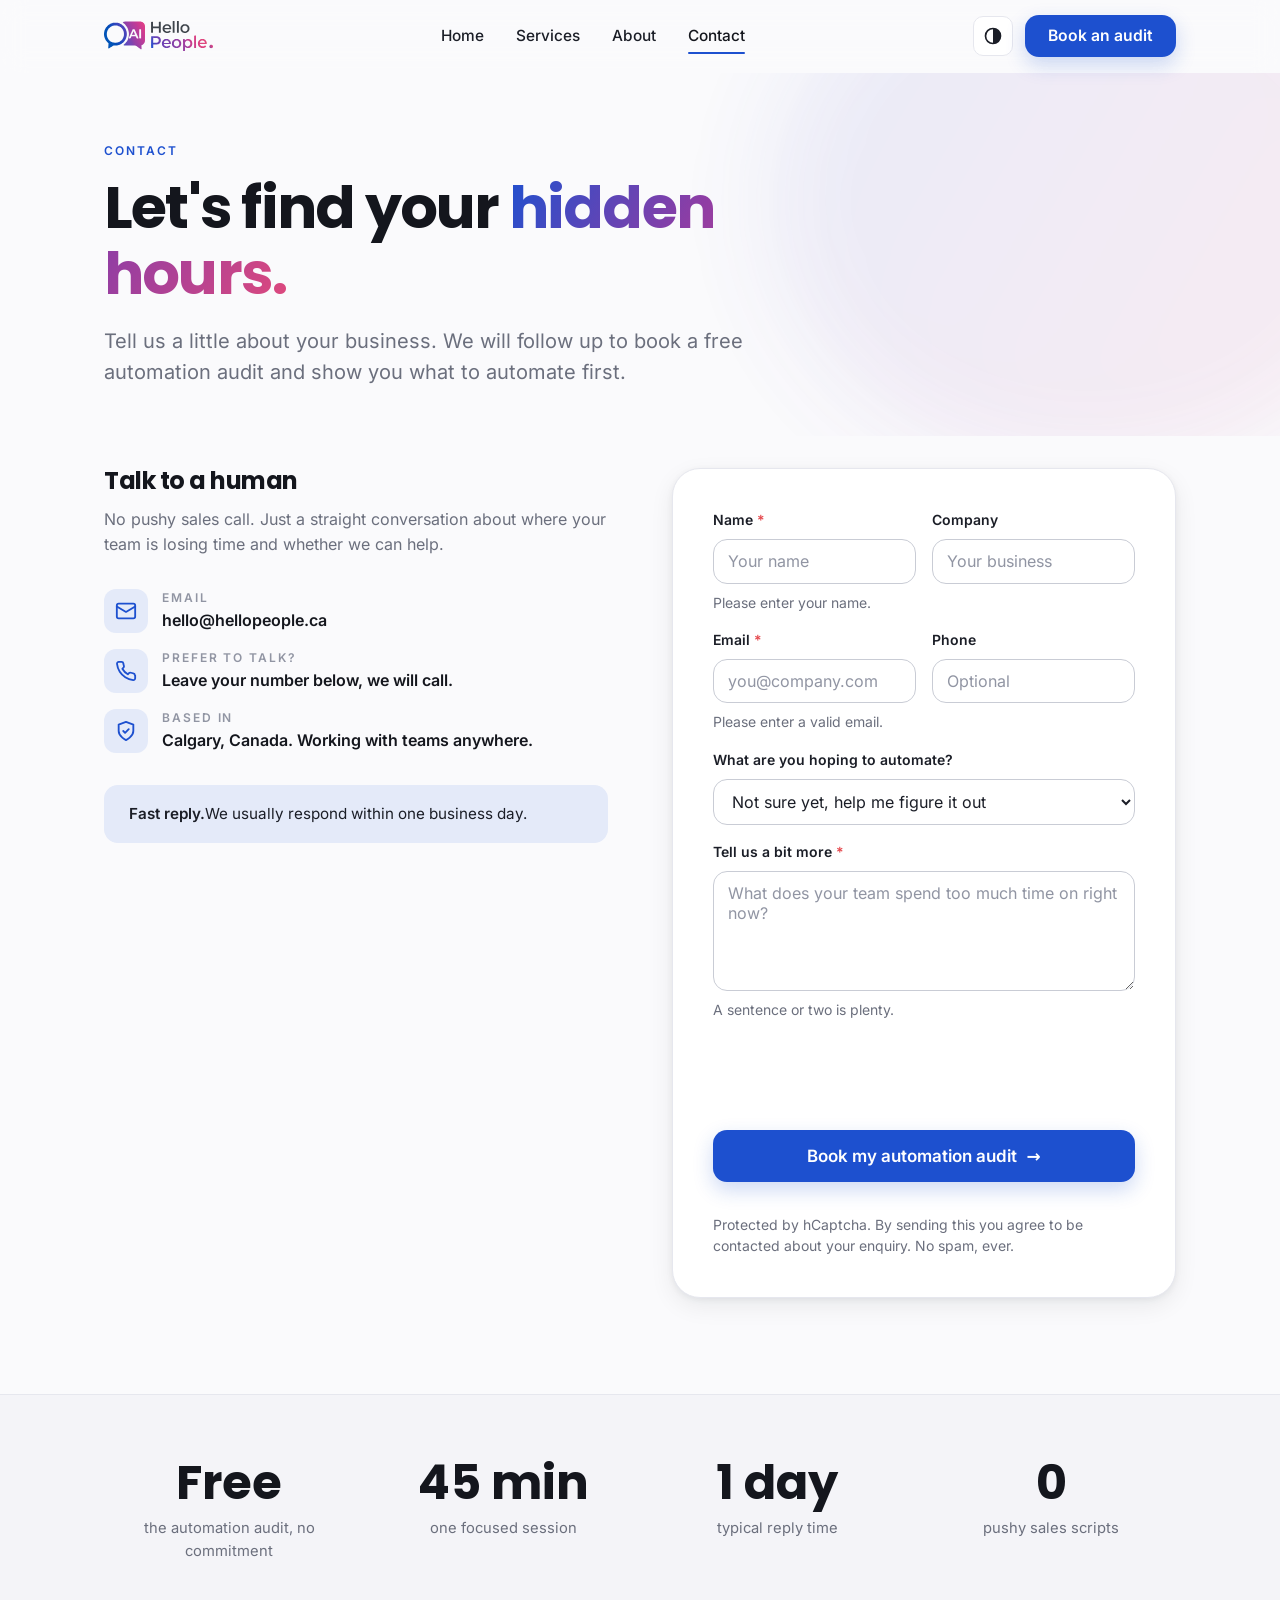
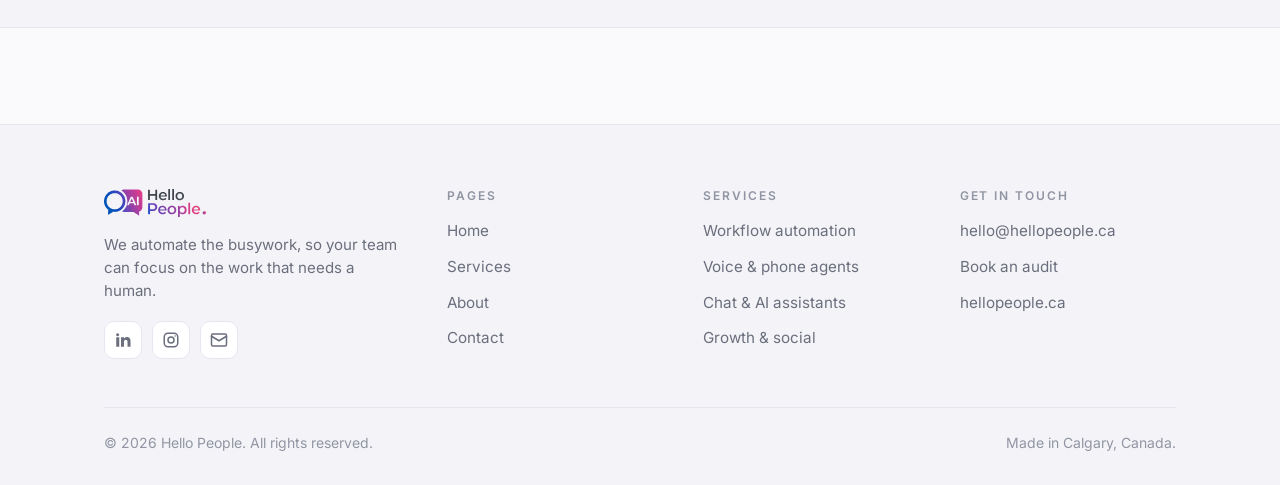
<file: website/contact.html>
<!doctype html>
<html lang="en">
<head>
<meta charset="utf-8">
<meta name="viewport" content="width=device-width, initial-scale=1">
<title>Contact, Hello People</title>
<meta name="description" content="Book a free automation audit with Hello People. Tell us where your team is losing hours and we will show you what to automate first.">
<meta name="theme-color" content="#1D50CF">
<link rel="icon" href="assets/logo/hello-people-favicon.svg" type="image/svg+xml">
<meta property="og:type" content="website">
<meta property="og:title" content="Contact, Hello People">
<meta property="og:description" content="Book a free automation audit. We will show you what to automate first.">
<link rel="stylesheet" href="assets/css/fonts.css">
<link rel="stylesheet" href="assets/css/tokens.css">
<link rel="stylesheet" href="assets/css/components.css">
<link rel="stylesheet" href="assets/css/site.css">
<script>try{var t=localStorage.getItem('hp-theme');if(t==='light'||t==='dark')document.documentElement.setAttribute('data-theme',t);document.documentElement.classList.add('js');}catch(e){}</script>
<script src="https://js.hcaptcha.com/1/api.js" async defer></script>
</head>
<body>
<a class="skip" href="#main">Skip to content</a>

<header class="site-header">
  <div class="wrap nav">
    <a class="nav-logo" href="index.html" aria-label="Hello People, home">
      <img class="logo-light" src="assets/logo/hello-people-logo.svg" alt="Hello People" width="150" height="30">
      <img class="logo-dark" src="assets/logo/hello-people-logo-onDark-exact.svg" alt="Hello People" width="150" height="30">
    </a>
    <nav class="nav-links" aria-label="Primary">
      <a href="index.html">Home</a>
      <a href="services.html">Services</a>
      <a href="about.html">About</a>
      <a href="contact.html" aria-current="page">Contact</a>
    </nav>
    <div class="nav-right">
      <button class="hp-icon-btn" data-theme-toggle aria-label="Toggle light or dark theme" title="Toggle theme">
        <svg viewBox="0 0 24 24" width="20" height="20" fill="none" stroke="currentColor" stroke-width="2" stroke-linecap="round" stroke-linejoin="round"><circle cx="12" cy="12" r="9"/><path d="M12 3a9 9 0 0 1 0 18z" fill="currentColor" stroke="none"/></svg>
      </button>
      <a class="hp-btn hp-btn--primary nav-cta" href="contact.html">Book an audit</a>
      <button class="hp-icon-btn nav-toggle" data-nav-toggle aria-label="Open menu" aria-expanded="false">
        <svg viewBox="0 0 24 24" width="20" height="20" fill="none" stroke="currentColor" stroke-width="2" stroke-linecap="round"><path d="M3 6h18M3 12h18M3 18h18"/></svg>
      </button>
    </div>
  </div>
</header>
<div class="nav-panel" aria-label="Mobile menu">
  <div class="wrap">
    <a href="index.html">Home</a>
    <a href="services.html">Services</a>
    <a href="about.html">About</a>
    <a href="contact.html">Contact</a>
    <a class="hp-btn hp-btn--primary" href="contact.html">Book an audit</a>
  </div>
</div>

<main id="main">

<!-- PAGE HERO -->
<section class="page-hero">
  <div class="wrap">
    <span class="eyebrow">Contact</span>
    <h1>Let's find your <span class="grad-word">hidden hours.</span></h1>
    <p class="lede">Tell us a little about your business. We will follow up to book a free automation audit and show you what to automate first.</p>
  </div>
</section>

<!-- CONTACT GRID -->
<section class="section" style="padding-top:var(--hp-space-6)">
  <div class="wrap">
    <div class="contact-grid">

      <!-- Left: details -->
      <div class="reveal">
        <h2 style="font-size:clamp(1.5rem,3vw,var(--hp-text-xl))">Talk to a human</h2>
        <p class="prose" style="margin-top:12px"><span style="color:var(--hp-text-muted)">No pushy sales call. Just a straight conversation about where your team is losing time and whether we can help.</span></p>
        <div class="contact-list">
          <div class="contact-line">
            <span class="ico"><svg viewBox="0 0 24 24" fill="none" stroke="currentColor" stroke-width="2" stroke-linecap="round" stroke-linejoin="round"><rect x="2" y="4" width="20" height="16" rx="2"/><path d="m2 7 10 6 10-6"/></svg></span>
            <div><div class="k">Email</div><a class="v" href="mailto:hello@hellopeople.ca">hello@hellopeople.ca</a></div>
          </div>
          <div class="contact-line">
            <span class="ico"><svg viewBox="0 0 24 24" fill="none" stroke="currentColor" stroke-width="2" stroke-linecap="round" stroke-linejoin="round"><path d="M22 16.9v3a2 2 0 0 1-2.2 2 19.8 19.8 0 0 1-8.6-3 19.5 19.5 0 0 1-6-6 19.8 19.8 0 0 1-3-8.6A2 2 0 0 1 4.1 2h3a2 2 0 0 1 2 1.7c.1.9.3 1.8.6 2.6a2 2 0 0 1-.5 2.1L8 9.6a16 16 0 0 0 6 6l1.2-1.2a2 2 0 0 1 2.1-.5c.8.3 1.7.5 2.6.6a2 2 0 0 1 1.7 2z"/></svg></span>
            <div><div class="k">Prefer to talk?</div><span class="v">Leave your number below, we will call.</span></div>
          </div>
          <div class="contact-line">
            <span class="ico"><svg viewBox="0 0 24 24" fill="none" stroke="currentColor" stroke-width="2" stroke-linecap="round" stroke-linejoin="round"><path d="M12 22s8-4 8-10V5l-8-3-8 3v7c0 6 8 10 8 10z"/><path d="m9 12 2 2 4-4"/></svg></span>
            <div><div class="k">Based in</div><span class="v">Calgary, Canada. Working with teams anywhere.</span></div>
          </div>
        </div>
        <div class="hp-note hp-note--info mt-6">
          <span><strong class="hp-note__title">Fast reply.</strong>We usually respond within one business day.</span>
        </div>
      </div>

      <!-- Right: form -->
      <div class="form-card reveal">
        <form data-contact-form action="https://api.web3forms.com/submit" method="POST" novalidate>
          <div class="form-grid">
            <!-- Web3Forms delivery. The access key is public by design (write-only
                 to your inbox). Replace with your key from web3forms.com. -->
            <input type="hidden" name="access_key" value="38a8674b-5104-4e82-affa-d4cd8fcac1f7">
            <input type="hidden" name="subject" value="New automation audit request, hellopeople.ca">
            <input type="hidden" name="from_name" value="Hello People website">
            <!-- Native Web3Forms honeypot: bots tick it, real users never see it.
                 Verified server-side, so it also protects the no-JS fallback. -->
            <input type="checkbox" name="botcheck" class="hp-hp" tabindex="-1" autocomplete="off" aria-hidden="true">
            <div class="form-row">
              <div class="hp-field">
                <label class="hp-label" for="name">Name <span class="hp-req">*</span></label>
                <input class="hp-input" id="name" name="name" type="text" autocomplete="name" required placeholder="Your name">
                <span class="hp-help">Please enter your name.</span>
              </div>
              <div class="hp-field">
                <label class="hp-label" for="company">Company</label>
                <input class="hp-input" id="company" name="company" type="text" autocomplete="organization" placeholder="Your business">
              </div>
            </div>
            <div class="form-row">
              <div class="hp-field">
                <label class="hp-label" for="email">Email <span class="hp-req">*</span></label>
                <input class="hp-input" id="email" name="email" type="email" autocomplete="email" required placeholder="you@company.com">
                <span class="hp-help">Please enter a valid email.</span>
              </div>
              <div class="hp-field">
                <label class="hp-label" for="phone">Phone</label>
                <input class="hp-input" id="phone" name="phone" type="tel" autocomplete="tel" placeholder="Optional">
              </div>
            </div>
            <div class="hp-field">
              <label class="hp-label" for="interest">What are you hoping to automate?</label>
              <select class="hp-select" id="interest" name="interest">
                <option>Not sure yet, help me figure it out</option>
                <option>Workflow automation (invoicing, follow-ups)</option>
                <option>Voice &amp; phone agents</option>
                <option>Chat &amp; AI assistants</option>
                <option>Growth &amp; social systems</option>
                <option>Integrations &amp; CRM</option>
              </select>
            </div>
            <div class="hp-field">
              <label class="hp-label" for="message">Tell us a bit more <span class="hp-req">*</span></label>
              <textarea class="hp-textarea" id="message" name="message" required placeholder="What does your team spend too much time on right now?"></textarea>
              <span class="hp-help">A sentence or two is plenty.</span>
            </div>
            <!-- hCaptcha via Web3Forms' free zero-config integration. This is
                 Web3Forms' shared public sitekey; they hold the secret and verify
                 the token server-side, so nothing private lives here and it needs
                 no Cloudflare or paid plan. -->
            <div class="h-captcha" data-sitekey="50b2fe65-b00b-4b9e-ad62-3ba471098be2"></div>
            <div class="hp-note hp-note--danger form-error" data-form-error role="alert">Something went wrong sending your message. Please email hello@hellopeople.ca and we will pick it up.</div>
            <button class="hp-btn hp-btn--primary hp-btn--lg hp-btn--block" type="submit">Book my automation audit <span class="hp-btn__arrow">&rarr;</span></button>
            <p class="form-note">Protected by hCaptcha. By sending this you agree to be contacted about your enquiry. No spam, ever.</p>
          </div>
        </form>

        <div class="form-success" data-form-success role="status" aria-live="polite">
          <div class="ok"><svg viewBox="0 0 24 24" fill="none" stroke="currentColor" stroke-width="2.4" stroke-linecap="round" stroke-linejoin="round"><path d="M20 6L9 17l-5-5"/></svg></div>
          <h2 style="font-size:var(--hp-text-xl)">Thanks, we've got it.</h2>
          <p class="prose" style="margin-top:10px"><span style="color:var(--hp-text-muted)">We will be in touch within one business day to book your audit. Talk soon.</span></p>
        </div>
      </div>

    </div>
  </div>
</section>

<!-- reassurance strip -->
<section class="section section--alt section--tight">
  <div class="wrap">
    <div class="stats">
      <div class="stat reveal"><div class="num">Free</div><div class="lbl">the automation audit, no commitment</div></div>
      <div class="stat reveal" data-delay="60"><div class="num">45 min</div><div class="lbl">one focused session</div></div>
      <div class="stat reveal" data-delay="120"><div class="num">1 day</div><div class="lbl">typical reply time</div></div>
      <div class="stat reveal" data-delay="180"><div class="num">0</div><div class="lbl">pushy sales scripts</div></div>
    </div>
  </div>
</section>

</main>

<footer class="site-footer">
  <div class="wrap">
    <div class="footer-grid">
      <div class="footer-brand">
        <img class="logo-light" src="assets/logo/hello-people-logo.svg" alt="Hello People" width="150" height="28">
        <img class="logo-dark" src="assets/logo/hello-people-logo-onDark-exact.svg" alt="Hello People" width="150" height="28">
        <p>We automate the busywork, so your team can focus on the work that needs a human.</p>
        <div class="footer-social">
          <a href="https://www.linkedin.com/" aria-label="LinkedIn" rel="noopener" target="_blank"><svg viewBox="0 0 24 24" fill="currentColor"><path d="M6.94 5a2 2 0 1 1-4-.02 2 2 0 0 1 4 .02zM7 8.48H3V21h4V8.48zm6.32 0H9.34V21h3.94v-6.57c0-3.66 4.77-4 4.77 0V21H22v-7.93c0-6.17-7.06-5.94-8.72-2.91l.04-1.68z"/></svg></a>
          <a href="https://www.instagram.com/" aria-label="Instagram" rel="noopener" target="_blank"><svg viewBox="0 0 24 24" fill="none" stroke="currentColor" stroke-width="2"><rect x="3" y="3" width="18" height="18" rx="5"/><circle cx="12" cy="12" r="4"/><circle cx="17.5" cy="6.5" r="1" fill="currentColor" stroke="none"/></svg></a>
          <a href="mailto:hello@hellopeople.ca" aria-label="Email"><svg viewBox="0 0 24 24" fill="none" stroke="currentColor" stroke-width="2" stroke-linecap="round" stroke-linejoin="round"><rect x="2" y="4" width="20" height="16" rx="2"/><path d="m2 7 10 6 10-6"/></svg></a>
        </div>
      </div>
      <div class="footer-col">
        <h4>Pages</h4>
        <ul><li><a href="index.html">Home</a></li><li><a href="services.html">Services</a></li><li><a href="about.html">About</a></li><li><a href="contact.html">Contact</a></li></ul>
      </div>
      <div class="footer-col">
        <h4>Services</h4>
        <ul><li><a href="services.html">Workflow automation</a></li><li><a href="services.html">Voice &amp; phone agents</a></li><li><a href="services.html">Chat &amp; AI assistants</a></li><li><a href="services.html">Growth &amp; social</a></li></ul>
      </div>
      <div class="footer-col">
        <h4>Get in touch</h4>
        <ul><li><a href="mailto:hello@hellopeople.ca">hello@hellopeople.ca</a></li><li><a href="contact.html">Book an audit</a></li><li><a href="https://hellopeople.ca" rel="noopener" target="_blank">hellopeople.ca</a></li></ul>
      </div>
    </div>
    <div class="footer-bottom">
      <span>&copy; <span data-year>2026</span> Hello People. All rights reserved.</span>
      <span>Made in Calgary, Canada.</span>
    </div>
  </div>
</footer>

<script src="assets/js/site.js"></script>
</body>
</html>
</file>
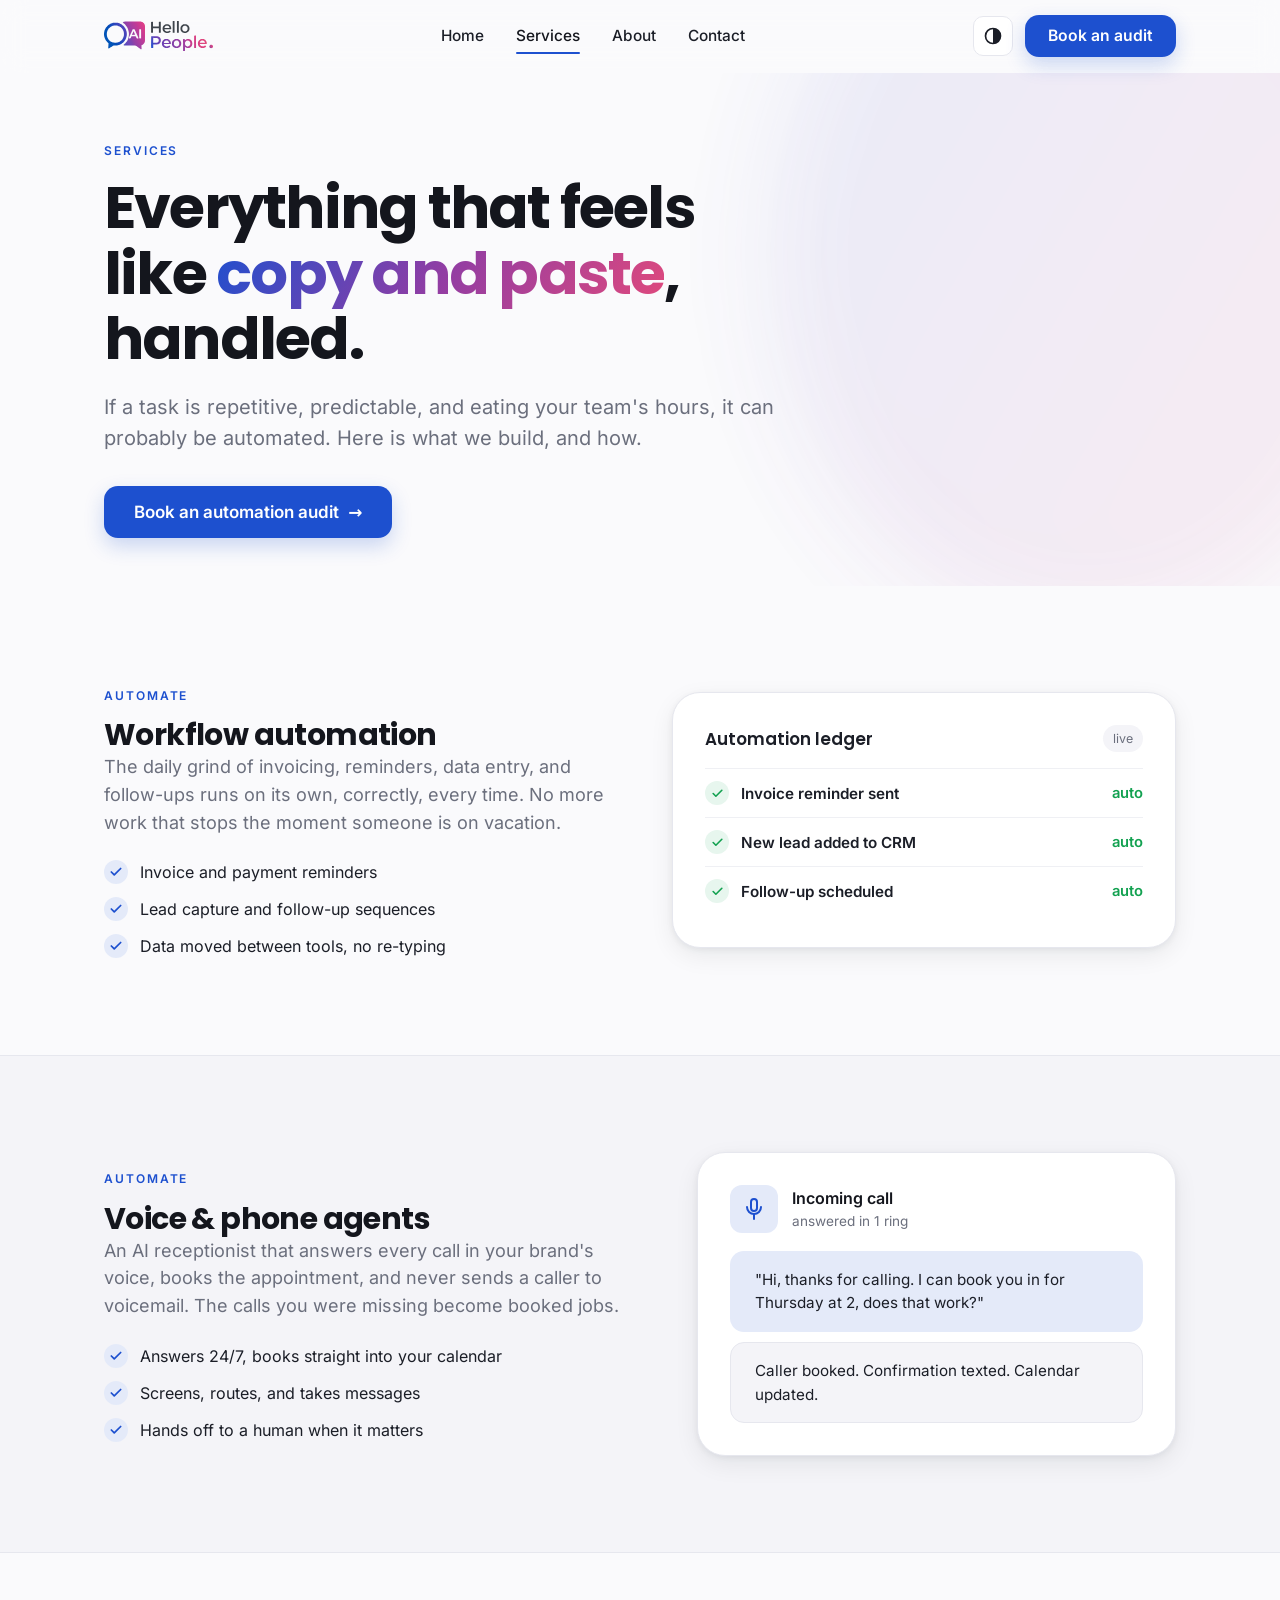
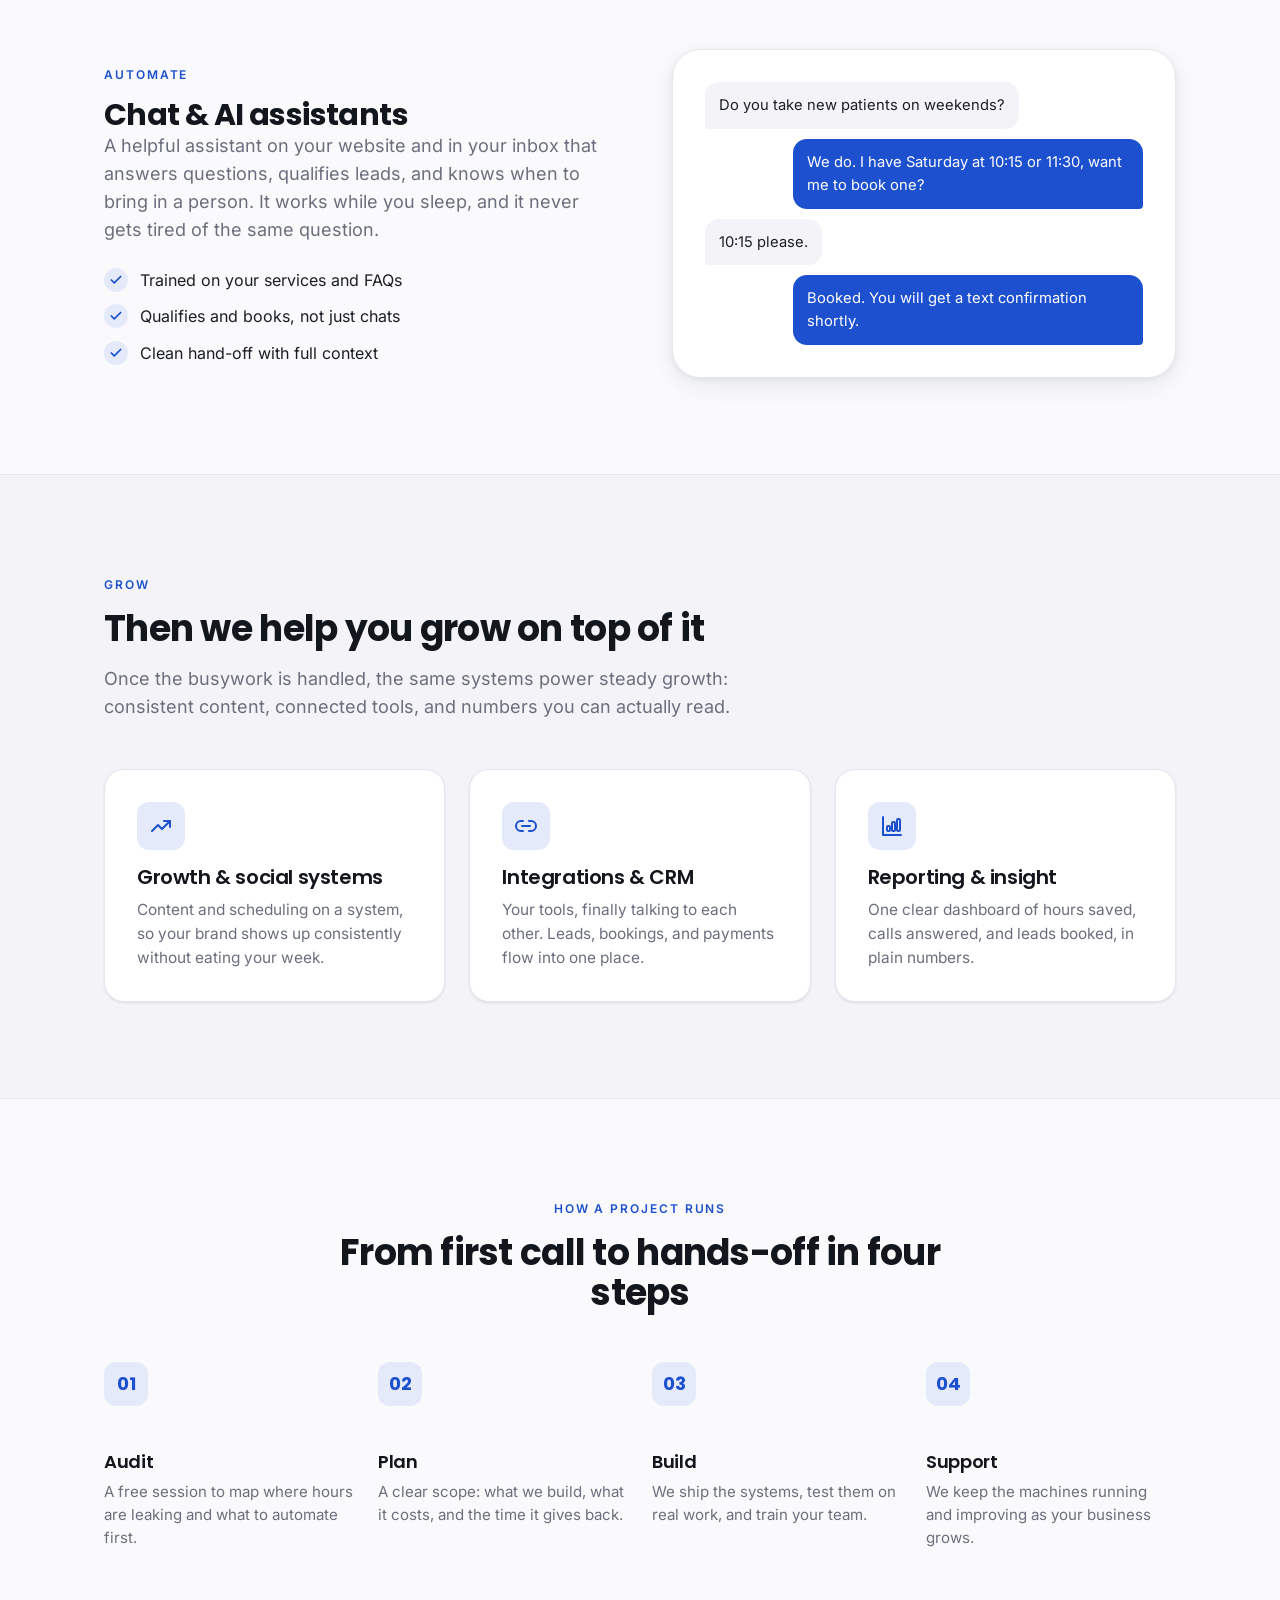
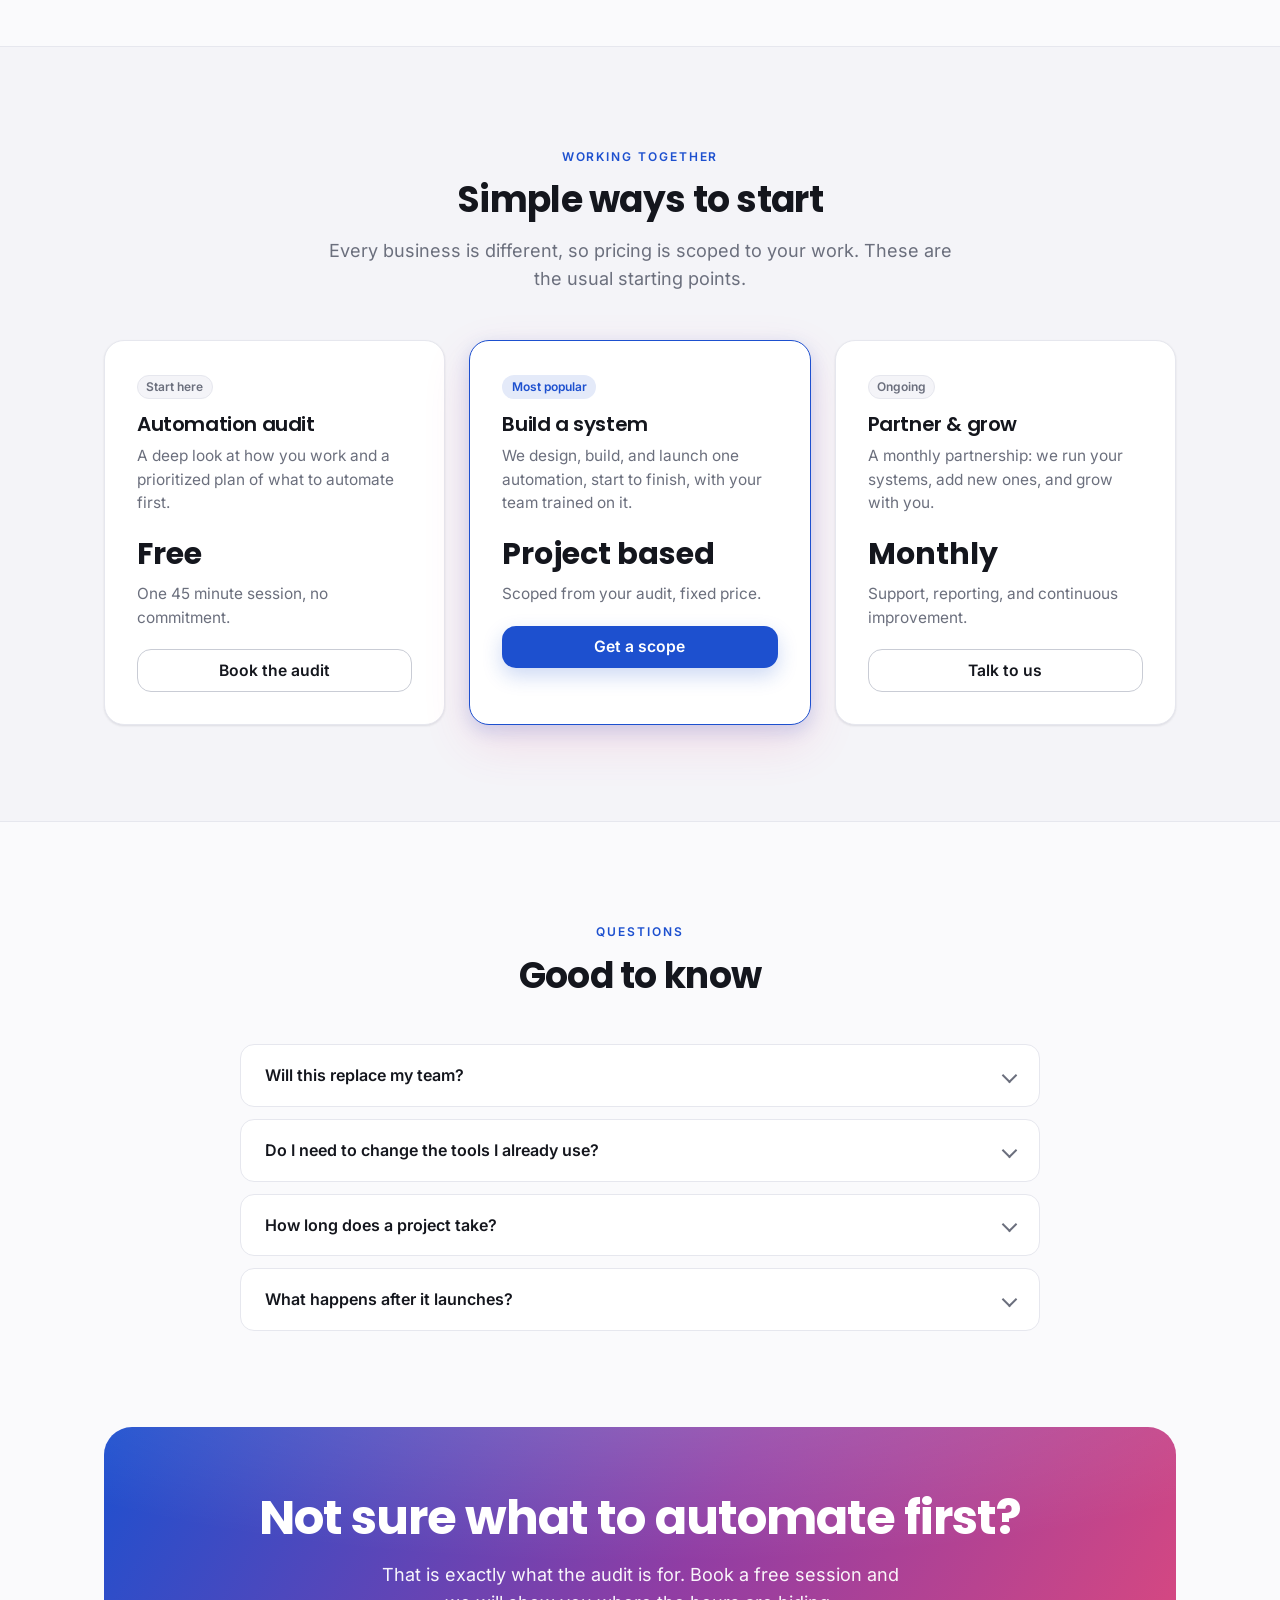
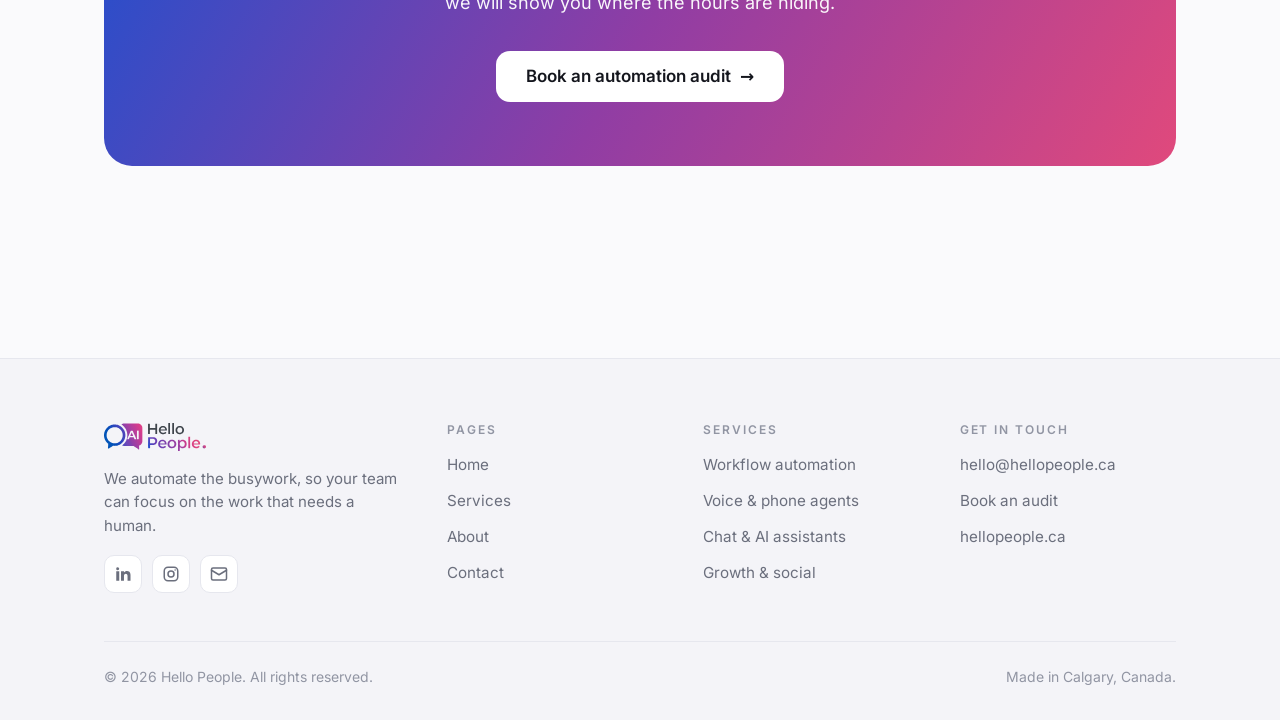
<file: website/services.html>
<!doctype html>
<html lang="en">
<head>
<meta charset="utf-8">
<meta name="viewport" content="width=device-width, initial-scale=1">
<title>Services, Hello People</title>
<meta name="description" content="Workflow automation, voice and chat agents, integrations, and growth systems. See what Hello People automates and how a project runs, from audit to hand-off.">
<meta name="theme-color" content="#1D50CF">
<link rel="icon" href="assets/logo/hello-people-favicon.svg" type="image/svg+xml">
<meta property="og:type" content="website">
<meta property="og:title" content="Services, Hello People">
<meta property="og:description" content="What we automate, and how a project runs from audit to hand-off.">
<link rel="stylesheet" href="assets/css/fonts.css">
<link rel="stylesheet" href="assets/css/tokens.css">
<link rel="stylesheet" href="assets/css/components.css">
<link rel="stylesheet" href="assets/css/site.css">
<script>try{var t=localStorage.getItem('hp-theme');if(t==='light'||t==='dark')document.documentElement.setAttribute('data-theme',t);document.documentElement.classList.add('js');}catch(e){}</script>
</head>
<body>
<a class="skip" href="#main">Skip to content</a>

<header class="site-header">
  <div class="wrap nav">
    <a class="nav-logo" href="index.html" aria-label="Hello People, home">
      <img class="logo-light" src="assets/logo/hello-people-logo.svg" alt="Hello People" width="150" height="30">
      <img class="logo-dark" src="assets/logo/hello-people-logo-onDark-exact.svg" alt="Hello People" width="150" height="30">
    </a>
    <nav class="nav-links" aria-label="Primary">
      <a href="index.html">Home</a>
      <a href="services.html" aria-current="page">Services</a>
      <a href="about.html">About</a>
      <a href="contact.html">Contact</a>
    </nav>
    <div class="nav-right">
      <button class="hp-icon-btn" data-theme-toggle aria-label="Toggle light or dark theme" title="Toggle theme">
        <svg viewBox="0 0 24 24" width="20" height="20" fill="none" stroke="currentColor" stroke-width="2" stroke-linecap="round" stroke-linejoin="round"><circle cx="12" cy="12" r="9"/><path d="M12 3a9 9 0 0 1 0 18z" fill="currentColor" stroke="none"/></svg>
      </button>
      <a class="hp-btn hp-btn--primary nav-cta" href="contact.html">Book an audit</a>
      <button class="hp-icon-btn nav-toggle" data-nav-toggle aria-label="Open menu" aria-expanded="false">
        <svg viewBox="0 0 24 24" width="20" height="20" fill="none" stroke="currentColor" stroke-width="2" stroke-linecap="round"><path d="M3 6h18M3 12h18M3 18h18"/></svg>
      </button>
    </div>
  </div>
</header>
<div class="nav-panel" aria-label="Mobile menu">
  <div class="wrap">
    <a href="index.html">Home</a>
    <a href="services.html">Services</a>
    <a href="about.html">About</a>
    <a href="contact.html">Contact</a>
    <a class="hp-btn hp-btn--primary" href="contact.html">Book an audit</a>
  </div>
</div>

<main id="main">

<!-- PAGE HERO -->
<section class="page-hero">
  <div class="wrap">
    <span class="eyebrow">Services</span>
    <h1>Everything that feels like <span class="grad-word">copy and paste</span>, handled.</h1>
    <p class="lede">If a task is repetitive, predictable, and eating your team's hours, it can probably be automated. Here is what we build, and how.</p>
    <div class="hero-cta mt-6">
      <a class="hp-btn hp-btn--primary hp-btn--lg" href="contact.html">Book an automation audit <span class="hp-btn__arrow">&rarr;</span></a>
    </div>
  </div>
</section>

<!-- SERVICE 1: Workflow automation -->
<section class="section">
  <div class="wrap split">
    <div class="prose reveal">
      <span class="eyebrow">Automate</span>
      <h2 style="font-size:clamp(1.7rem,3.2vw,var(--hp-text-2xl))">Workflow automation</h2>
      <p>The daily grind of invoicing, reminders, data entry, and follow-ups runs on its own, correctly, every time. No more work that stops the moment someone is on vacation.</p>
      <ul class="check-list">
        <li><span class="ck"><svg viewBox="0 0 24 24" fill="none" stroke="currentColor" stroke-width="3" stroke-linecap="round" stroke-linejoin="round"><path d="M20 6L9 17l-5-5"/></svg></span> Invoice and payment reminders</li>
        <li><span class="ck"><svg viewBox="0 0 24 24" fill="none" stroke="currentColor" stroke-width="3" stroke-linecap="round" stroke-linejoin="round"><path d="M20 6L9 17l-5-5"/></svg></span> Lead capture and follow-up sequences</li>
        <li><span class="ck"><svg viewBox="0 0 24 24" fill="none" stroke="currentColor" stroke-width="3" stroke-linecap="round" stroke-linejoin="round"><path d="M20 6L9 17l-5-5"/></svg></span> Data moved between tools, no re-typing</li>
      </ul>
    </div>
    <div class="panel reveal">
      <div class="ledger" style="box-shadow:none;border:0;padding:0">
        <div class="ledger-head"><span class="t">Automation ledger</span><span class="wk">live</span></div>
        <div class="ledger-row"><span class="ledger-task"><span class="ledger-check"><svg width="13" height="13" viewBox="0 0 24 24" fill="none" stroke="currentColor" stroke-width="3" stroke-linecap="round" stroke-linejoin="round"><path d="M20 6L9 17l-5-5"/></svg></span><span class="name">Invoice reminder sent</span></span><span class="saved">auto</span></div>
        <div class="ledger-row"><span class="ledger-task"><span class="ledger-check"><svg width="13" height="13" viewBox="0 0 24 24" fill="none" stroke="currentColor" stroke-width="3" stroke-linecap="round" stroke-linejoin="round"><path d="M20 6L9 17l-5-5"/></svg></span><span class="name">New lead added to CRM</span></span><span class="saved">auto</span></div>
        <div class="ledger-row"><span class="ledger-task"><span class="ledger-check"><svg width="13" height="13" viewBox="0 0 24 24" fill="none" stroke="currentColor" stroke-width="3" stroke-linecap="round" stroke-linejoin="round"><path d="M20 6L9 17l-5-5"/></svg></span><span class="name">Follow-up scheduled</span></span><span class="saved">auto</span></div>
      </div>
    </div>
  </div>
</section>

<!-- SERVICE 2: Voice & phone -->
<section class="section section--alt">
  <div class="wrap split split--media-right">
    <div class="panel reveal" style="order:2">
      <div style="display:flex;align-items:center;gap:14px;margin-bottom:18px">
        <span class="feature-ico" style="width:48px;height:48px;border-radius:12px;display:inline-flex;align-items:center;justify-content:center;background:var(--hp-accent-quiet);color:var(--hp-accent)"><svg width="24" height="24" viewBox="0 0 24 24" fill="none" stroke="currentColor" stroke-width="2" stroke-linecap="round" stroke-linejoin="round"><rect x="9" y="2" width="6" height="12" rx="3"/><path d="M5 10a7 7 0 0 0 14 0"/><path d="M12 17v5"/></svg></span>
        <div><div style="font-weight:600;color:var(--hp-text-strong)">Incoming call</div><div style="font-size:.85rem;color:var(--hp-text-muted)">answered in 1 ring</div></div>
      </div>
      <div class="hp-note hp-note--info" style="margin-bottom:10px">"Hi, thanks for calling. I can book you in for Thursday at 2, does that work?"</div>
      <div class="hp-note" style="background:var(--hp-surface-2)">Caller booked. Confirmation texted. Calendar updated.</div>
    </div>
    <div class="prose reveal" style="order:1">
      <span class="eyebrow">Automate</span>
      <h2 style="font-size:clamp(1.7rem,3.2vw,var(--hp-text-2xl))">Voice &amp; phone agents</h2>
      <p>An AI receptionist that answers every call in your brand's voice, books the appointment, and never sends a caller to voicemail. The calls you were missing become booked jobs.</p>
      <ul class="check-list">
        <li><span class="ck"><svg viewBox="0 0 24 24" fill="none" stroke="currentColor" stroke-width="3" stroke-linecap="round" stroke-linejoin="round"><path d="M20 6L9 17l-5-5"/></svg></span> Answers 24/7, books straight into your calendar</li>
        <li><span class="ck"><svg viewBox="0 0 24 24" fill="none" stroke="currentColor" stroke-width="3" stroke-linecap="round" stroke-linejoin="round"><path d="M20 6L9 17l-5-5"/></svg></span> Screens, routes, and takes messages</li>
        <li><span class="ck"><svg viewBox="0 0 24 24" fill="none" stroke="currentColor" stroke-width="3" stroke-linecap="round" stroke-linejoin="round"><path d="M20 6L9 17l-5-5"/></svg></span> Hands off to a human when it matters</li>
      </ul>
    </div>
  </div>
</section>

<!-- SERVICE 3: Chat & assistants -->
<section class="section">
  <div class="wrap split">
    <div class="prose reveal">
      <span class="eyebrow">Automate</span>
      <h2 style="font-size:clamp(1.7rem,3.2vw,var(--hp-text-2xl))">Chat &amp; AI assistants</h2>
      <p>A helpful assistant on your website and in your inbox that answers questions, qualifies leads, and knows when to bring in a person. It works while you sleep, and it never gets tired of the same question.</p>
      <ul class="check-list">
        <li><span class="ck"><svg viewBox="0 0 24 24" fill="none" stroke="currentColor" stroke-width="3" stroke-linecap="round" stroke-linejoin="round"><path d="M20 6L9 17l-5-5"/></svg></span> Trained on your services and FAQs</li>
        <li><span class="ck"><svg viewBox="0 0 24 24" fill="none" stroke="currentColor" stroke-width="3" stroke-linecap="round" stroke-linejoin="round"><path d="M20 6L9 17l-5-5"/></svg></span> Qualifies and books, not just chats</li>
        <li><span class="ck"><svg viewBox="0 0 24 24" fill="none" stroke="currentColor" stroke-width="3" stroke-linecap="round" stroke-linejoin="round"><path d="M20 6L9 17l-5-5"/></svg></span> Clean hand-off with full context</li>
      </ul>
    </div>
    <div class="panel reveal">
      <div style="display:grid;gap:10px">
        <div style="justify-self:start;max-width:80%;background:var(--hp-surface-2);padding:12px 14px;border-radius:14px 14px 14px 4px;font-size:.92rem">Do you take new patients on weekends?</div>
        <div style="justify-self:end;max-width:80%;background:var(--hp-blue);color:#fff;padding:12px 14px;border-radius:14px 14px 4px 14px;font-size:.92rem">We do. I have Saturday at 10:15 or 11:30, want me to book one?</div>
        <div style="justify-self:start;max-width:80%;background:var(--hp-surface-2);padding:12px 14px;border-radius:14px 14px 14px 4px;font-size:.92rem">10:15 please.</div>
        <div style="justify-self:end;max-width:80%;background:var(--hp-blue);color:#fff;padding:12px 14px;border-radius:14px 14px 4px 14px;font-size:.92rem">Booked. You will get a text confirmation shortly.</div>
      </div>
    </div>
  </div>
</section>

<!-- SERVICE 4/5/6: Grow trio -->
<section class="section section--alt">
  <div class="wrap">
    <div class="section-head">
      <span class="eyebrow">Grow</span>
      <h2>Then we help you grow on top of it</h2>
      <p class="lede">Once the busywork is handled, the same systems power steady growth: consistent content, connected tools, and numbers you can actually read.</p>
    </div>
    <div class="cards">
      <article class="feature reveal">
        <span class="ico"><svg viewBox="0 0 24 24" fill="none" stroke="currentColor" stroke-width="2" stroke-linecap="round" stroke-linejoin="round"><polyline points="3 17 9 11 13 15 21 7"/><polyline points="15 7 21 7 21 13"/></svg></span>
        <h3>Growth &amp; social systems</h3>
        <p>Content and scheduling on a system, so your brand shows up consistently without eating your week.</p>
      </article>
      <article class="feature reveal" data-delay="60">
        <span class="ico"><svg viewBox="0 0 24 24" fill="none" stroke="currentColor" stroke-width="2" stroke-linecap="round" stroke-linejoin="round"><path d="M9 17H7A5 5 0 0 1 7 7h2"/><path d="M15 7h2a5 5 0 1 1 0 10h-2"/><line x1="8" y1="12" x2="16" y2="12"/></svg></span>
        <h3>Integrations &amp; CRM</h3>
        <p>Your tools, finally talking to each other. Leads, bookings, and payments flow into one place.</p>
      </article>
      <article class="feature reveal" data-delay="120">
        <span class="ico"><svg viewBox="0 0 24 24" fill="none" stroke="currentColor" stroke-width="2" stroke-linecap="round" stroke-linejoin="round"><path d="M3 3v18h18"/><rect x="7" y="12" width="3" height="5" rx="1"/><rect x="12" y="8" width="3" height="9" rx="1"/><rect x="17" y="5" width="3" height="12" rx="1"/></svg></span>
        <h3>Reporting &amp; insight</h3>
        <p>One clear dashboard of hours saved, calls answered, and leads booked, in plain numbers.</p>
      </article>
    </div>
  </div>
</section>

<!-- PROCESS -->
<section class="section">
  <div class="wrap">
    <div class="section-head section-head--center">
      <span class="eyebrow">How a project runs</span>
      <h2>From first call to hands-off in four steps</h2>
    </div>
    <div class="steps">
      <div class="step reveal"><h3>Audit</h3><p>A free session to map where hours are leaking and what to automate first.</p></div>
      <div class="step reveal" data-delay="60"><h3>Plan</h3><p>A clear scope: what we build, what it costs, and the time it gives back.</p></div>
      <div class="step reveal" data-delay="120"><h3>Build</h3><p>We ship the systems, test them on real work, and train your team.</p></div>
      <div class="step reveal" data-delay="180"><h3>Support</h3><p>We keep the machines running and improving as your business grows.</p></div>
    </div>
  </div>
</section>

<!-- PRICING -->
<section class="section section--alt" id="pricing">
  <div class="wrap">
    <div class="section-head section-head--center">
      <span class="eyebrow">Working together</span>
      <h2>Simple ways to start</h2>
      <p class="lede">Every business is different, so pricing is scoped to your work. These are the usual starting points.</p>
    </div>
    <div class="cards">
      <article class="hp-card reveal">
        <span class="hp-badge hp-badge--muted">Start here</span>
        <h3 class="hp-card__title" style="margin-top:14px">Automation audit</h3>
        <p class="hp-card__body">A deep look at how you work and a prioritized plan of what to automate first.</p>
        <div style="font-family:var(--hp-font-display);font-weight:700;font-size:var(--hp-text-2xl);color:var(--hp-text-strong);margin:16px 0 4px">Free</div>
        <p class="hp-card__body">One 45 minute session, no commitment.</p>
        <a class="hp-btn hp-btn--ghost hp-btn--block" href="contact.html" style="margin-top:20px">Book the audit</a>
      </article>
      <article class="hp-card reveal" data-delay="60" style="border-color:var(--hp-accent);box-shadow:var(--hp-shadow-brand)">
        <span class="hp-badge hp-badge--blue">Most popular</span>
        <h3 class="hp-card__title" style="margin-top:14px">Build a system</h3>
        <p class="hp-card__body">We design, build, and launch one automation, start to finish, with your team trained on it.</p>
        <div style="font-family:var(--hp-font-display);font-weight:700;font-size:var(--hp-text-2xl);color:var(--hp-text-strong);margin:16px 0 4px">Project based</div>
        <p class="hp-card__body">Scoped from your audit, fixed price.</p>
        <a class="hp-btn hp-btn--primary hp-btn--block" href="contact.html" style="margin-top:20px">Get a scope</a>
      </article>
      <article class="hp-card reveal" data-delay="120">
        <span class="hp-badge hp-badge--muted">Ongoing</span>
        <h3 class="hp-card__title" style="margin-top:14px">Partner &amp; grow</h3>
        <p class="hp-card__body">A monthly partnership: we run your systems, add new ones, and grow with you.</p>
        <div style="font-family:var(--hp-font-display);font-weight:700;font-size:var(--hp-text-2xl);color:var(--hp-text-strong);margin:16px 0 4px">Monthly</div>
        <p class="hp-card__body">Support, reporting, and continuous improvement.</p>
        <a class="hp-btn hp-btn--ghost hp-btn--block" href="contact.html" style="margin-top:20px">Talk to us</a>
      </article>
    </div>
  </div>
</section>

<!-- FAQ -->
<section class="section">
  <div class="wrap">
    <div class="section-head section-head--center">
      <span class="eyebrow">Questions</span>
      <h2>Good to know</h2>
    </div>
    <div class="faq reveal">
      <details><summary>Will this replace my team?</summary><p>No. We automate the repetitive work so your people can do the work only people can do. The goal is to give your team their hours back, not to remove them.</p></details>
      <details><summary>Do I need to change the tools I already use?</summary><p>Usually not. We build around your current tools and connect them. If something is genuinely holding you back, we will say so plainly and suggest an alternative.</p></details>
      <details><summary>How long does a project take?</summary><p>Most first automations launch within a few weeks. The audit gives you a clear timeline before you commit to anything.</p></details>
      <details><summary>What happens after it launches?</summary><p>We test it on real work, train your team, and keep it running. With a partnership, we also add new automations as you find more time to save.</p></details>
    </div>
  </div>
</section>

<!-- CTA -->
<section class="section" style="padding-top:0">
  <div class="wrap">
    <div class="cta-band reveal">
      <h2>Not sure what to automate first?</h2>
      <p>That is exactly what the audit is for. Book a free session and we will show you where the hours are hiding.</p>
      <div class="hero-cta"><a class="hp-btn hp-btn--white hp-btn--lg" href="contact.html">Book an automation audit <span class="hp-btn__arrow">&rarr;</span></a></div>
    </div>
  </div>
</section>

</main>

<footer class="site-footer">
  <div class="wrap">
    <div class="footer-grid">
      <div class="footer-brand">
        <img class="logo-light" src="assets/logo/hello-people-logo.svg" alt="Hello People" width="150" height="28">
        <img class="logo-dark" src="assets/logo/hello-people-logo-onDark-exact.svg" alt="Hello People" width="150" height="28">
        <p>We automate the busywork, so your team can focus on the work that needs a human.</p>
        <div class="footer-social">
          <a href="https://www.linkedin.com/" aria-label="LinkedIn" rel="noopener" target="_blank"><svg viewBox="0 0 24 24" fill="currentColor"><path d="M6.94 5a2 2 0 1 1-4-.02 2 2 0 0 1 4 .02zM7 8.48H3V21h4V8.48zm6.32 0H9.34V21h3.94v-6.57c0-3.66 4.77-4 4.77 0V21H22v-7.93c0-6.17-7.06-5.94-8.72-2.91l.04-1.68z"/></svg></a>
          <a href="https://www.instagram.com/" aria-label="Instagram" rel="noopener" target="_blank"><svg viewBox="0 0 24 24" fill="none" stroke="currentColor" stroke-width="2"><rect x="3" y="3" width="18" height="18" rx="5"/><circle cx="12" cy="12" r="4"/><circle cx="17.5" cy="6.5" r="1" fill="currentColor" stroke="none"/></svg></a>
          <a href="mailto:hello@hellopeople.ca" aria-label="Email"><svg viewBox="0 0 24 24" fill="none" stroke="currentColor" stroke-width="2" stroke-linecap="round" stroke-linejoin="round"><rect x="2" y="4" width="20" height="16" rx="2"/><path d="m2 7 10 6 10-6"/></svg></a>
        </div>
      </div>
      <div class="footer-col">
        <h4>Pages</h4>
        <ul><li><a href="index.html">Home</a></li><li><a href="services.html">Services</a></li><li><a href="about.html">About</a></li><li><a href="contact.html">Contact</a></li></ul>
      </div>
      <div class="footer-col">
        <h4>Services</h4>
        <ul><li><a href="services.html">Workflow automation</a></li><li><a href="services.html">Voice &amp; phone agents</a></li><li><a href="services.html">Chat &amp; AI assistants</a></li><li><a href="services.html">Growth &amp; social</a></li></ul>
      </div>
      <div class="footer-col">
        <h4>Get in touch</h4>
        <ul><li><a href="mailto:hello@hellopeople.ca">hello@hellopeople.ca</a></li><li><a href="contact.html">Book an audit</a></li><li><a href="https://hellopeople.ca" rel="noopener" target="_blank">hellopeople.ca</a></li></ul>
      </div>
    </div>
    <div class="footer-bottom">
      <span>&copy; <span data-year>2026</span> Hello People. All rights reserved.</span>
      <span>Made in Calgary, Canada.</span>
    </div>
  </div>
</footer>

<script src="assets/js/site.js"></script>
</body>
</html>
</file>
<file: website/assets/css/fonts.css>
/* Hello People, self-contained web fonts (Poppins 600/700/800, Inter 400/500/600, Latin subset, base64 woff2). Link this to use the brand faces offline / in the design system. */
@font-face{font-family:'Inter';font-style:normal;font-weight:400;font-display:swap;src:url([data-uri]) format('woff2');}
@font-face{font-family:'Inter';font-style:normal;font-weight:500;font-display:swap;src:url([data-uri]) format('woff2');}
@font-face{font-family:'Inter';font-style:normal;font-weight:600;font-display:swap;src:url([data-uri]) format('woff2');}
@font-face{font-family:'Poppins';font-style:normal;font-weight:600;font-display:swap;src:url([data-uri]) format('woff2');}
@font-face{font-family:'Poppins';font-style:normal;font-weight:700;font-display:swap;src:url([data-uri]) format('woff2');}
@font-face{font-family:'Poppins';font-style:normal;font-weight:800;font-display:swap;src:url([data-uri]) format('woff2');}
</file>
<file: website/assets/css/tokens.css>
/* =============================================================================
   HELLO PEOPLE DESIGN TOKENS
   Single source of truth for color, type, space, radius, elevation & motion.
   Everything downstream (components, site, decks) reads from these variables.
   Change a value here → it updates everywhere.

   Brand colors are read from the master logo SVG (Clod Design vectors):
     wordmark gradient  #1D50CF → #903DA4 → #E0497C
     ring (deep blue)   #0154B8
     "Hello" charcoal   #3F454C

   Layers:
   1. PRIMITIVES, raw brand values. Never reference these directly in UI.
   2. SEMANTIC, role-based tokens (bg, text, border…). Use THESE in UI.
   3. THEMING, semantic tokens re-mapped for dark mode.
   ============================================================================= */

:root {
  /* ---------------------------------------------------------------------------
     1. PRIMITIVES
     --------------------------------------------------------------------------- */

  /* Brand core, exact values from the logo */
  --hp-blue:        #1D50CF;   /* Link Blue, trust, intelligence, "the tech" */
  --hp-violet:      #903DA4;   /* Bridge Violet, where machine meets human */
  --hp-magenta:     #E0497C;   /* People Magenta, warmth, energy, humanity */

  /* Brand tints / shades (for hovers, fills, focus rings) */
  --hp-blue-800:    #0154B8;   /* deep ring blue */
  --hp-blue-700:    #123FA8;
  --hp-blue-600:    #1D50CF;
  --hp-blue-500:    #3A6BE0;
  --hp-blue-100:    #E4EAF9;
  --hp-magenta-700: #C43D6E;
  --hp-magenta-600: #E0497C;
  --hp-magenta-100: #FBE6EE;

  /* The signature gradient, ONE token, used everywhere, so it never drifts */
  --hp-gradient:        linear-gradient(120deg, #1D50CF 0%, #903DA4 52%, #E0497C 100%);
  --hp-gradient-135:    linear-gradient(135deg, #1D50CF 0%, #903DA4 52%, #E0497C 100%);
  --hp-gradient-soft:   linear-gradient(120deg, rgba(29,80,207,.12), rgba(144,61,164,.12), rgba(224,73,124,.12));
  --hp-gradient-text:   linear-gradient(120deg, #1D50CF, #903DA4, #E0497C);

  /* Neutrals, cool-biased (a hint of blue) so they read "chosen", not default grey */
  --hp-ink-950: #0C0D12;
  --hp-ink-900: #14161D;
  --hp-ink-800: #1B1E27;   /* primary text / dominant dark ground */
  --hp-ink-700: #2A2E39;
  --hp-ink-600: #3F454C;   /* the logo's "Hello" charcoal */
  --hp-ink-500: #565B6A;
  --hp-ink-400: #6B6F7D;   /* muted / secondary text */
  --hp-ink-300: #9195A3;
  --hp-ink-200: #C9CCD5;
  --hp-ink-150: #DDDFE7;
  --hp-ink-100: #E6E7EE;   /* hairline borders */
  --hp-ink-75:  #EFF0F4;
  --hp-ink-50:  #F4F4F8;   /* surface fills */
  --hp-ink-25:  #FAFAFC;   /* page paper */
  --hp-white:   #FFFFFF;

  /* Feedback (semantic status, distinct from the brand accent) */
  --hp-success: #12A150;
  --hp-success-bg: #E7F6EE;
  --hp-warning: #C77700;
  --hp-warning-bg: #FBF0DC;
  --hp-danger:  #E5484D;
  --hp-danger-bg: #FCE9E9;
  --hp-info:    #1D50CF;
  --hp-info-bg: #E4EAF9;

  /* ---------------------------------------------------------------------------
     TYPOGRAPHY
     --------------------------------------------------------------------------- */
  --hp-font-display: "Poppins", "Segoe UI", system-ui, -apple-system, sans-serif;
  --hp-font-body:    "Inter", "Segoe UI", system-ui, -apple-system, sans-serif;
  --hp-font-mono:    "JetBrains Mono", ui-monospace, "SFMono-Regular", Menlo, Consolas, monospace;

  /* Type scale, 1rem base, ~1.25 (major third) */
  --hp-text-xs:   0.75rem;    /* 12 */
  --hp-text-sm:   0.875rem;   /* 14 */
  --hp-text-base: 1rem;       /* 16 */
  --hp-text-md:   1.125rem;   /* 18 */
  --hp-text-lg:   1.25rem;    /* 20 */
  --hp-text-xl:   1.5rem;     /* 24 */
  --hp-text-2xl:  1.875rem;   /* 30 */
  --hp-text-3xl:  2.25rem;    /* 36 */
  --hp-text-4xl:  3rem;       /* 48 */
  --hp-text-5xl:  3.75rem;    /* 60 */
  --hp-text-6xl:  4.5rem;     /* 72 */

  --hp-weight-regular:  400;
  --hp-weight-medium:   500;
  --hp-weight-semibold: 600;
  --hp-weight-bold:     700;
  --hp-weight-extra:    800;

  --hp-leading-tight:   1.12;
  --hp-leading-snug:    1.25;
  --hp-leading-normal:  1.55;
  --hp-leading-relaxed: 1.7;

  --hp-tracking-tight:  -0.02em;
  --hp-tracking-snug:   -0.01em;
  --hp-tracking-normal: 0;
  --hp-tracking-wide:   0.08em;
  --hp-tracking-caps:   0.16em;   /* uppercase eyebrows / labels */

  --hp-measure: 65ch;             /* comfortable reading width */

  /* ---------------------------------------------------------------------------
     SPACING, 4px base scale
     --------------------------------------------------------------------------- */
  --hp-space-0:  0;
  --hp-space-1:  0.25rem;   /* 4  */
  --hp-space-2:  0.5rem;    /* 8  */
  --hp-space-3:  0.75rem;   /* 12 */
  --hp-space-4:  1rem;      /* 16 */
  --hp-space-5:  1.5rem;    /* 24 */
  --hp-space-6:  2rem;      /* 32 */
  --hp-space-7:  2.5rem;    /* 40 */
  --hp-space-8:  3rem;      /* 48 */
  --hp-space-9:  4rem;      /* 64 */
  --hp-space-10: 5rem;      /* 80 */
  --hp-space-11: 6rem;      /* 96 */
  --hp-space-12: 8rem;      /* 128 */

  /* ---------------------------------------------------------------------------
     RADIUS
     --------------------------------------------------------------------------- */
  --hp-radius-xs:   6px;
  --hp-radius-sm:   10px;
  --hp-radius-md:   14px;
  --hp-radius-lg:   20px;
  --hp-radius-xl:   28px;
  --hp-radius-pill: 999px;

  /* ---------------------------------------------------------------------------
     ELEVATION, soft, cool-tinted shadows (never harsh black)
     --------------------------------------------------------------------------- */
  --hp-shadow-sm:  0 1px 2px rgba(20,22,34,.05), 0 1px 3px rgba(20,22,34,.05);
  --hp-shadow-md:  0 2px 6px rgba(20,22,34,.06), 0 8px 24px rgba(20,22,34,.07);
  --hp-shadow-lg:  0 4px 12px rgba(20,22,34,.08), 0 24px 56px rgba(20,22,34,.10);
  --hp-shadow-brand: 0 6px 18px rgba(29,80,207,.18), 0 18px 48px rgba(224,73,124,.14);

  /* ---------------------------------------------------------------------------
     MOTION
     --------------------------------------------------------------------------- */
  --hp-ease:        cubic-bezier(.2, .7, .3, 1);   /* calm, confident */
  --hp-ease-out:    cubic-bezier(0, 0, .2, 1);
  --hp-duration-1:  120ms;
  --hp-duration-2:  200ms;
  --hp-duration-3:  320ms;

  /* Layout */
  --hp-container:   1120px;
  --hp-container-narrow: 760px;

  /* ---------------------------------------------------------------------------
     2. SEMANTIC TOKENS (LIGHT), use these in UI, not the primitives above
     --------------------------------------------------------------------------- */
  --hp-bg:            var(--hp-ink-25);
  --hp-bg-elevated:   var(--hp-white);
  --hp-surface:       var(--hp-white);
  --hp-surface-2:     var(--hp-ink-50);
  --hp-surface-inset: var(--hp-ink-75);

  --hp-text:          var(--hp-ink-800);
  --hp-text-strong:   var(--hp-ink-900);
  --hp-text-muted:    var(--hp-ink-400);
  --hp-text-subtle:   var(--hp-ink-300);
  --hp-text-on-brand: var(--hp-white);

  --hp-border:        var(--hp-ink-100);
  --hp-border-strong: var(--hp-ink-200);

  --hp-accent:        var(--hp-blue);
  --hp-accent-hover:  var(--hp-blue-800);
  --hp-accent-quiet:  var(--hp-blue-100);
  --hp-focus-ring:    color-mix(in srgb, var(--hp-blue) 45%, transparent);
}

/* ---------------------------------------------------------------------------
   3. THEMING, dark mode  (values from the on-dark-bright logo variant)
   Order matters: OS-dark first (guarded so an explicit light choice wins),
   then explicit [data-theme="dark"] so the toggle wins in both directions.
   Only tokens are re-mapped here; components never restyle inside these blocks.
   --------------------------------------------------------------------------- */
@media (prefers-color-scheme: dark) {
  :root:not([data-theme="light"]) {
    --hp-blue:    #3D6DE4;
    --hp-violet:  #A84EBD;
    --hp-magenta: #EC5C90;
    --hp-gradient:      linear-gradient(120deg, #3D6DE4 0%, #A84EBD 52%, #E0497C 100%);
    --hp-gradient-soft: linear-gradient(120deg, rgba(61,109,228,.16), rgba(168,78,189,.16), rgba(224,73,124,.16));
    --hp-gradient-text: linear-gradient(120deg, #3D6DE4, #A84EBD, #EC5C90);

    --hp-bg:            var(--hp-ink-950);
    --hp-bg-elevated:   var(--hp-ink-900);
    --hp-surface:       #20242E;
    --hp-surface-2:     #191C24;
    --hp-surface-inset: #272C37;

    --hp-text:          #F2F3F8;
    --hp-text-strong:   #FFFFFF;
    --hp-text-muted:    #9195A3;
    --hp-text-subtle:   #6B6F7D;

    --hp-border:        #2F333E;
    --hp-border-strong: #3B4150;

    --hp-accent:        #3D6DE4;
    --hp-accent-hover:  #6188EC;
    --hp-accent-quiet:  rgba(61,109,228,.14);
    --hp-focus-ring:    color-mix(in srgb, #3D6DE4 55%, transparent);

    --hp-shadow-sm:  0 1px 2px rgba(0,0,0,.4);
    --hp-shadow-md:  0 2px 8px rgba(0,0,0,.45), 0 10px 30px rgba(0,0,0,.4);
    --hp-shadow-lg:  0 4px 14px rgba(0,0,0,.5), 0 26px 60px rgba(0,0,0,.5);
    --hp-shadow-brand: 0 6px 22px rgba(61,109,228,.35), 0 20px 55px rgba(224,73,124,.22);

    --hp-success-bg: rgba(18,161,80,.14);
    --hp-warning-bg: rgba(199,119,0,.16);
    --hp-danger-bg:  rgba(229,72,77,.16);
    --hp-info-bg:    rgba(61,109,228,.14);
  }
}

:root[data-theme="dark"] {
  --hp-blue:    #3D6DE4;
  --hp-violet:  #A84EBD;
  --hp-magenta: #EC5C90;
  --hp-gradient:      linear-gradient(120deg, #3D6DE4 0%, #A84EBD 52%, #E0497C 100%);
  --hp-gradient-soft: linear-gradient(120deg, rgba(61,109,228,.16), rgba(168,78,189,.16), rgba(224,73,124,.16));
  --hp-gradient-text: linear-gradient(120deg, #3D6DE4, #A84EBD, #EC5C90);

  --hp-bg:            var(--hp-ink-950);
  --hp-bg-elevated:   var(--hp-ink-900);
  --hp-surface:       #20242E;
  --hp-surface-2:     #191C24;
  --hp-surface-inset: #272C37;

  --hp-text:          #F2F3F8;
  --hp-text-strong:   #FFFFFF;
  --hp-text-muted:    #9195A3;
  --hp-text-subtle:   #6B6F7D;

  --hp-border:        #2F333E;
  --hp-border-strong: #3B4150;

  --hp-accent:        #3D6DE4;
  --hp-accent-hover:  #6188EC;
  --hp-accent-quiet:  rgba(61,109,228,.14);
  --hp-focus-ring:    color-mix(in srgb, #3D6DE4 55%, transparent);

  --hp-shadow-sm:  0 1px 2px rgba(0,0,0,.4);
  --hp-shadow-md:  0 2px 8px rgba(0,0,0,.45), 0 10px 30px rgba(0,0,0,.4);
  --hp-shadow-lg:  0 4px 14px rgba(0,0,0,.5), 0 26px 60px rgba(0,0,0,.5);
  --hp-shadow-brand: 0 6px 22px rgba(61,109,228,.35), 0 20px 55px rgba(224,73,124,.22);

  --hp-success-bg: rgba(18,161,80,.14);
  --hp-warning-bg: rgba(199,119,0,.16);
  --hp-danger-bg:  rgba(229,72,77,.16);
  --hp-info-bg:    rgba(61,109,228,.14);
}
</file>
<file: website/assets/css/components.css>
/* =============================================================================
   HELLO PEOPLE COMPONENTS
   Reusable UI classes built entirely on tokens.css. Prefix: .hp-
   Load order:  tokens.css  →  components.css
   Rule of the system: solid --hp-blue is the workhorse; the gradient is
   reserved for the logo, one hero moment, and the closing CTA band.
   ============================================================================= */

/* ---------------------------------------------------------------- Primitives */
.hp-eyebrow{
  font-family:var(--hp-font-body);font-size:var(--hp-text-xs);font-weight:700;
  letter-spacing:var(--hp-tracking-caps);text-transform:uppercase;color:var(--hp-text-muted);
}
.hp-grad-text{
  background:var(--hp-gradient-text);-webkit-background-clip:text;background-clip:text;color:transparent;
}

/* --------------------------------------------------------------------- Button */
.hp-btn{
  display:inline-flex;align-items:center;justify-content:center;gap:.55em;
  font-family:var(--hp-font-body);font-weight:600;font-size:.98rem;line-height:1;
  padding:.8em 1.4em;border-radius:var(--hp-radius-md);border:1px solid transparent;
  cursor:pointer;text-decoration:none;white-space:nowrap;
  transition:transform var(--hp-duration-2) var(--hp-ease),
             box-shadow var(--hp-duration-2) var(--hp-ease),
             background var(--hp-duration-2) var(--hp-ease);
}
.hp-btn:focus-visible{outline:3px solid var(--hp-focus-ring);outline-offset:2px}
.hp-btn[disabled],.hp-btn.is-disabled{opacity:.5;pointer-events:none}
.hp-btn .hp-btn__arrow{transition:transform var(--hp-duration-2) var(--hp-ease)}
.hp-btn:hover .hp-btn__arrow{transform:translateX(3px)}

.hp-btn--primary{background:var(--hp-blue);color:#fff;box-shadow:0 8px 20px rgba(29,80,207,.22)}
.hp-btn--primary:hover{transform:translateY(-2px);background:var(--hp-blue-800)}
.hp-btn--ghost{background:var(--hp-surface);color:var(--hp-text-strong);border-color:var(--hp-border-strong)}
.hp-btn--ghost:hover{transform:translateY(-2px);box-shadow:var(--hp-shadow-md)}
.hp-btn--subtle{background:var(--hp-accent-quiet);color:var(--hp-accent)}
.hp-btn--subtle:hover{transform:translateY(-2px)}
.hp-btn--white{background:#fff;color:#14161D}
.hp-btn--white:hover{transform:translateY(-2px)}
/* Gradient button, CTA band ONLY. Do not use in general UI. */
.hp-btn--gradient{background:var(--hp-gradient);color:#fff;box-shadow:var(--hp-shadow-brand)}
.hp-btn--gradient:hover{transform:translateY(-2px)}

.hp-btn--sm{font-size:.86rem;padding:.6em 1em;border-radius:var(--hp-radius-sm)}
.hp-btn--lg{font-size:1.06rem;padding:.95em 1.7em}
.hp-btn--block{display:flex;width:100%}

/* ---------------------------------------------------------------- Icon button */
.hp-icon-btn{
  width:40px;height:40px;display:inline-flex;align-items:center;justify-content:center;
  border-radius:var(--hp-radius-sm);border:1px solid var(--hp-border);background:var(--hp-surface);
  color:var(--hp-text);cursor:pointer;transition:box-shadow var(--hp-duration-2) var(--hp-ease)}
.hp-icon-btn:hover{box-shadow:var(--hp-shadow-sm)}
.hp-icon-btn:focus-visible{outline:3px solid var(--hp-focus-ring);outline-offset:2px}

/* --------------------------------------------------------------- Badge / Pill */
.hp-badge{
  display:inline-flex;align-items:center;gap:.4em;font-family:var(--hp-font-body);
  font-size:var(--hp-text-xs);font-weight:600;line-height:1;padding:.42em .7em;
  border-radius:var(--hp-radius-pill);border:1px solid transparent}
.hp-badge--blue{background:var(--hp-accent-quiet);color:var(--hp-accent)}
.hp-badge--muted{background:var(--hp-surface-2);color:var(--hp-text-muted);border-color:var(--hp-border)}
.hp-badge--success{background:var(--hp-success-bg);color:var(--hp-success)}
.hp-badge--warning{background:var(--hp-warning-bg);color:var(--hp-warning)}
.hp-badge--danger{background:var(--hp-danger-bg);color:var(--hp-danger)}
.hp-badge--outline{background:transparent;color:var(--hp-text);border-color:var(--hp-border-strong)}
.hp-badge--dot::before{content:"";width:7px;height:7px;border-radius:50%;background:currentColor}

/* ------------------------------------------------------------------ Card */
.hp-card{
  background:var(--hp-surface);border:1px solid var(--hp-border);
  border-radius:var(--hp-radius-lg);box-shadow:var(--hp-shadow-sm);padding:var(--hp-space-6)}
.hp-card--interactive{transition:transform var(--hp-duration-3) var(--hp-ease),box-shadow var(--hp-duration-3) var(--hp-ease)}
.hp-card--interactive:hover{transform:translateY(-4px);box-shadow:var(--hp-shadow-lg)}
.hp-card--flat{box-shadow:none}
.hp-card__icon{
  width:46px;height:46px;border-radius:12px;display:inline-flex;align-items:center;justify-content:center;
  background:var(--hp-accent-quiet);color:var(--hp-accent);margin-bottom:var(--hp-space-4)}
.hp-card__title{font-family:var(--hp-font-display);font-size:var(--hp-text-lg);font-weight:600;
  color:var(--hp-text-strong);margin:0 0 .4em}
.hp-card__body{color:var(--hp-text-muted);font-size:.96rem;margin:0}

/* ------------------------------------------------------------------ Forms */
.hp-field{display:flex;flex-direction:column;gap:.5em}
.hp-label{font-size:var(--hp-text-sm);font-weight:600;color:var(--hp-text)}
.hp-label .hp-req{color:var(--hp-danger)}
.hp-input,.hp-textarea,.hp-select{
  font-family:var(--hp-font-body);font-size:1rem;color:var(--hp-text);
  background:var(--hp-surface);border:1px solid var(--hp-border-strong);
  border-radius:var(--hp-radius-md);padding:.7em .9em;width:100%;
  transition:border-color var(--hp-duration-2) var(--hp-ease),box-shadow var(--hp-duration-2) var(--hp-ease)}
.hp-input::placeholder,.hp-textarea::placeholder{color:var(--hp-text-subtle)}
.hp-input:focus,.hp-textarea:focus,.hp-select:focus{
  outline:none;border-color:var(--hp-accent);box-shadow:0 0 0 3px var(--hp-focus-ring)}
.hp-textarea{min-height:120px;resize:vertical}
.hp-field--error .hp-input,.hp-field--error .hp-textarea{border-color:var(--hp-danger)}
.hp-help{font-size:var(--hp-text-sm);color:var(--hp-text-muted)}
.hp-field--error .hp-help{color:var(--hp-danger)}

/* ------------------------------------------------------------------ Note / Callout */
.hp-note{
  display:flex;gap:.75em;padding:var(--hp-space-4) var(--hp-space-5);
  border-radius:var(--hp-radius-md);border:1px solid var(--hp-border);
  background:var(--hp-surface-2);color:var(--hp-text);font-size:.95rem}
.hp-note--info{background:var(--hp-info-bg);border-color:transparent}
.hp-note--success{background:var(--hp-success-bg);border-color:transparent}
.hp-note--warning{background:var(--hp-warning-bg);border-color:transparent}
.hp-note--danger{background:var(--hp-danger-bg);border-color:transparent}
.hp-note__title{font-weight:600;margin:0 0 .2em}

/* ------------------------------------------------------------------ Divider */
.hp-divider{height:1px;background:var(--hp-border);border:0;margin:var(--hp-space-6) 0}

/* ------------------------------------------------------------------ Layout helpers */
.hp-container{width:100%;max-width:var(--hp-container);margin-inline:auto;padding-inline:var(--hp-space-5)}
.hp-stack{display:flex;flex-direction:column}
.hp-cluster{display:flex;flex-wrap:wrap;align-items:center;gap:var(--hp-space-3)}
</file>
<file: website/assets/css/site.css>
/* =============================================================================
   HELLO PEOPLE, WEBSITE STYLES
   Built entirely on the design system. Load order:
     fonts.css -> tokens.css -> components.css -> site.css
   Only layout and page-level composition live here. Colors, type, space,
   radius, and elevation all come from tokens.css so the site can never drift
   from the brand. Solid --hp-blue does the work; the gradient earns ~5%
   (logo, one hero glow, the closing CTA band).
   ============================================================================= */

/* ------------------------------------------------------------------- Base */
*,*::before,*::after{box-sizing:border-box}
html{scroll-behavior:smooth}
@media (prefers-reduced-motion:reduce){html{scroll-behavior:auto}}
body{
  margin:0;background:var(--hp-bg);color:var(--hp-text);
  font-family:var(--hp-font-body);font-size:var(--hp-text-base);
  line-height:var(--hp-leading-normal);-webkit-font-smoothing:antialiased;
  text-rendering:optimizeLegibility;
}
img,svg{max-width:100%;display:block}
a{color:inherit;text-decoration:none}
h1,h2,h3,h4{font-family:var(--hp-font-display);color:var(--hp-text-strong);
  letter-spacing:var(--hp-tracking-tight);line-height:var(--hp-leading-tight);margin:0}
p{margin:0}
::selection{background:var(--hp-accent-quiet);color:var(--hp-accent-hover)}
:focus-visible{outline:3px solid var(--hp-focus-ring);outline-offset:2px;border-radius:4px}

.wrap{width:100%;max-width:var(--hp-container);margin-inline:auto;padding-inline:var(--hp-space-5)}
.wrap--narrow{max-width:var(--hp-container-narrow)}
.section{padding:var(--hp-space-11) 0}
.section--tight{padding:var(--hp-space-9) 0}
.section--alt{background:var(--hp-surface-2);
  border-top:1px solid var(--hp-border);border-bottom:1px solid var(--hp-border)}
.eyebrow{display:inline-block;font-size:var(--hp-text-xs);font-weight:700;
  letter-spacing:var(--hp-tracking-caps);text-transform:uppercase;color:var(--hp-accent);margin-bottom:14px}
.section-head{max-width:640px;margin-bottom:var(--hp-space-8)}
.section-head--center{margin-inline:auto;text-align:center}
.section-head h2{font-size:clamp(1.9rem,3.6vw,var(--hp-text-3xl));font-weight:700}
.section-head .lede{margin-top:16px;color:var(--hp-text-muted);font-size:var(--hp-text-md);line-height:var(--hp-leading-normal)}
.grad-word{background:var(--hp-gradient-text);-webkit-background-clip:text;background-clip:text;color:transparent}
.accent-word{color:var(--hp-accent)}

/* --------------------------------------------------------------- Skip link */
.skip{position:absolute;left:-999px;top:0;background:var(--hp-blue);color:#fff;
  padding:10px 16px;border-radius:0 0 10px 0;z-index:200}
.skip:focus{left:0}

/* ------------------------------------------------------------------ Header */
.site-header{position:sticky;top:0;z-index:100;
  background:color-mix(in srgb, var(--hp-bg) 82%, transparent);
  backdrop-filter:saturate(140%) blur(12px);-webkit-backdrop-filter:saturate(140%) blur(12px);
  border-bottom:1px solid transparent;transition:border-color var(--hp-duration-2) var(--hp-ease)}
.site-header.is-stuck{border-bottom-color:var(--hp-border)}
.nav{display:flex;align-items:center;justify-content:space-between;height:72px}
.nav-logo{display:inline-flex;align-items:center}
.nav-logo img{height:30px;width:auto}
.nav-logo .logo-dark{display:none}
.nav-links{display:flex;align-items:center;gap:var(--hp-space-6)}
.nav-links a{font-size:.96rem;font-weight:500;color:var(--hp-text);
  position:relative;padding:6px 0;transition:color var(--hp-duration-2) var(--hp-ease)}
.nav-links a::after{content:"";position:absolute;left:0;right:100%;bottom:0;height:2px;
  background:var(--hp-accent);transition:right var(--hp-duration-2) var(--hp-ease);border-radius:2px}
.nav-links a:hover,.nav-links a[aria-current="page"]{color:var(--hp-text-strong)}
.nav-links a:hover::after,.nav-links a[aria-current="page"]::after{right:0}
.nav-right{display:flex;align-items:center;gap:var(--hp-space-3)}
.nav-toggle{display:none}

/* Theme + icon buttons reuse .hp-icon-btn from components.css */

/* Mobile menu panel */
.nav-panel{display:none}
@media (max-width:860px){
  .nav-links,.nav-cta{display:none}
  .nav-toggle{display:inline-flex}
  .nav-panel{display:block;position:fixed;inset:72px 0 auto 0;z-index:99;
    background:var(--hp-bg-elevated);border-bottom:1px solid var(--hp-border);
    box-shadow:var(--hp-shadow-lg);
    transform:translateY(-12px);opacity:0;pointer-events:none;
    transition:transform var(--hp-duration-2) var(--hp-ease),opacity var(--hp-duration-2) var(--hp-ease)}
  .nav-panel.is-open{transform:translateY(0);opacity:1;pointer-events:auto}
  .nav-panel .wrap{display:flex;flex-direction:column;gap:4px;padding-block:var(--hp-space-4)}
  .nav-panel a{padding:12px 4px;font-size:1.05rem;font-weight:500;
    border-bottom:1px solid var(--hp-border)}
  .nav-panel a:last-of-type{border-bottom:0}
  .nav-panel .hp-btn{margin-top:var(--hp-space-3)}
}

/* -------------------------------------------------------------------- Hero */
.hero{position:relative;overflow:hidden;padding:var(--hp-space-10) 0 var(--hp-space-11)}
.hero::before{content:"";position:absolute;top:-32%;right:-14%;width:62%;height:130%;
  background:var(--hp-gradient-soft);filter:blur(46px);opacity:.9;z-index:0;pointer-events:none;border-radius:50%}
.hero-grid{position:relative;z-index:1;display:grid;grid-template-columns:1.06fr .94fr;
  gap:var(--hp-space-9);align-items:center}
.hero-badge{display:inline-flex;align-items:center;gap:9px;padding:7px 15px;
  border-radius:var(--hp-radius-pill);background:var(--hp-surface);border:1px solid var(--hp-border);
  box-shadow:var(--hp-shadow-sm);font-size:var(--hp-text-sm);font-weight:500;color:var(--hp-text)}
.hero-badge .dot{width:8px;height:8px;border-radius:50%;background:var(--hp-blue);
  box-shadow:0 0 0 4px var(--hp-accent-quiet)}
.hero h1{margin-top:22px;font-size:clamp(2.6rem,5.6vw,4.2rem);font-weight:700;
  letter-spacing:-.03em;line-height:1.04}
.hero .sub{margin-top:22px;font-size:var(--hp-text-lg);color:var(--hp-text-muted);
  max-width:36ch;line-height:var(--hp-leading-normal)}
.hero-cta{margin-top:34px;display:flex;gap:14px;flex-wrap:wrap}
.hero-proof{margin-top:34px;display:flex;align-items:center;gap:18px;
  color:var(--hp-text-muted);font-size:var(--hp-text-sm)}
.hero-proof .line{height:1px;flex:1;background:var(--hp-border)}

/* Hero ledger, a floating product snippet, pinned to a light palette so it
   reads as a real UI even in dark mode. */
.ledger{background:#fff;color:#1B1E27;border-radius:var(--hp-radius-xl);
  border:1px solid #EAECF2;box-shadow:var(--hp-shadow-lg);padding:26px 26px 22px}
.ledger-head{display:flex;align-items:center;justify-content:space-between;margin-bottom:16px}
.ledger-head .t{font-family:var(--hp-font-display);font-weight:600;font-size:1.05rem;color:#1B1E27}
.ledger-head .wk{font-size:.78rem;color:#6B6F7D;background:#F4F4F8;padding:4px 10px;border-radius:999px}
.ledger-row{display:flex;align-items:center;justify-content:space-between;
  padding:12px 0;border-top:1px solid #EFF0F4}
.ledger-task{display:flex;align-items:center;gap:12px}
.ledger-check{width:24px;height:24px;border-radius:50%;flex:none;background:#E7F6EE;color:#12A150;
  display:inline-flex;align-items:center;justify-content:center}
.ledger-task .name{font-weight:600;font-size:.95rem;color:#1B1E27}
.ledger-task .who{font-size:.78rem;color:#9195A3}
.ledger .saved{font-weight:700;color:#12A150;font-size:.92rem}
.ledger-total{display:flex;align-items:center;justify-content:space-between;
  margin-top:16px;padding:16px 18px;border-radius:var(--hp-radius-md);
  background:var(--hp-gradient);color:#fff}
.ledger-total .lbl{font-size:.86rem;opacity:.92}
.ledger-total .big{font-family:var(--hp-font-display);font-weight:700;font-size:1.5rem}

@media (max-width:900px){
  .hero-grid{grid-template-columns:1fr;gap:var(--hp-space-8)}
  .hero .sub{max-width:52ch}
}

/* -------------------------------------------------------------- Trust strip */
.trust{padding:var(--hp-space-6) 0;border-top:1px solid var(--hp-border);
  border-bottom:1px solid var(--hp-border);background:var(--hp-surface)}
.trust-inner{display:flex;align-items:center;gap:var(--hp-space-6);flex-wrap:wrap;justify-content:center}
.trust-label{font-size:var(--hp-text-xs);font-weight:700;letter-spacing:var(--hp-tracking-caps);
  text-transform:uppercase;color:var(--hp-text-subtle)}
.trust-item{display:inline-flex;align-items:center;gap:9px;color:var(--hp-text-muted);
  font-weight:600;font-size:.98rem}
.trust-item svg{width:20px;height:20px;color:var(--hp-accent)}

/* ----------------------------------------------------------- Feature cards */
.cards{display:grid;grid-template-columns:repeat(3,1fr);gap:var(--hp-space-5)}
.cards--2{grid-template-columns:repeat(2,1fr)}
@media (max-width:860px){.cards,.cards--2{grid-template-columns:1fr}}
.feature{position:relative;background:var(--hp-surface);border:1px solid var(--hp-border);
  border-radius:var(--hp-radius-lg);padding:var(--hp-space-6);box-shadow:var(--hp-shadow-sm);
  transition:transform var(--hp-duration-3) var(--hp-ease),box-shadow var(--hp-duration-3) var(--hp-ease),border-color var(--hp-duration-3) var(--hp-ease)}
.feature:hover{transform:translateY(-4px);box-shadow:var(--hp-shadow-lg);border-color:var(--hp-border-strong)}
.feature .ico{width:48px;height:48px;border-radius:12px;display:inline-flex;align-items:center;justify-content:center;
  background:var(--hp-accent-quiet);color:var(--hp-accent);margin-bottom:var(--hp-space-4)}
.feature .ico svg{width:24px;height:24px}
.feature .kicker{font-size:var(--hp-text-xs);font-weight:700;letter-spacing:var(--hp-tracking-caps);
  text-transform:uppercase;color:var(--hp-text-subtle);margin-bottom:8px}
.feature h3{font-size:var(--hp-text-lg);font-weight:600;margin-bottom:10px}
.feature p{color:var(--hp-text-muted);font-size:.96rem}
.feature .more{display:inline-flex;align-items:center;gap:6px;margin-top:16px;
  font-weight:600;font-size:.92rem;color:var(--hp-accent)}
.feature .more svg{width:16px;height:16px;transition:transform var(--hp-duration-2) var(--hp-ease)}
.feature:hover .more svg{transform:translateX(3px)}

/* ------------------------------------------------------------------- Steps */
.steps{display:grid;grid-template-columns:repeat(4,1fr);gap:var(--hp-space-5);counter-reset:step}
@media (max-width:860px){.steps{grid-template-columns:1fr 1fr}}
@media (max-width:520px){.steps{grid-template-columns:1fr}}
.step{position:relative;padding-top:var(--hp-space-6)}
.step::before{counter-increment:step;content:counter(step,decimal-leading-zero);
  font-family:var(--hp-font-display);font-weight:700;font-size:var(--hp-text-md);
  color:var(--hp-accent);background:var(--hp-accent-quiet);
  width:44px;height:44px;border-radius:12px;display:inline-flex;align-items:center;justify-content:center;
  position:absolute;top:0;left:0}
.step h3{margin-top:58px;font-size:var(--hp-text-md);font-weight:600;margin-bottom:8px}
.step p{color:var(--hp-text-muted);font-size:.94rem}

/* ------------------------------------------------------------------- Stats */
.stats{display:grid;grid-template-columns:repeat(4,1fr);gap:var(--hp-space-5);
  text-align:center}
@media (max-width:720px){.stats{grid-template-columns:1fr 1fr;gap:var(--hp-space-6)}}
.stat .num{font-family:var(--hp-font-display);font-weight:700;
  font-size:clamp(2rem,4vw,var(--hp-text-4xl));color:var(--hp-text-strong);line-height:1}
.stat .lbl{margin-top:10px;color:var(--hp-text-muted);font-size:.92rem;max-width:22ch;margin-inline:auto}

/* ------------------------------------------------------------ Before/after */
.ba{display:grid;grid-template-columns:1fr auto 1fr;gap:var(--hp-space-5);align-items:stretch}
@media (max-width:820px){.ba{grid-template-columns:1fr;gap:var(--hp-space-4)}}
.ba-col{border-radius:var(--hp-radius-lg);padding:var(--hp-space-6);border:1px solid var(--hp-border)}
.ba-before{background:var(--hp-surface)}
.ba-after{background:var(--hp-blue);border-color:transparent;color:#fff}
.ba-col .lbl{font-size:var(--hp-text-xs);font-weight:700;letter-spacing:var(--hp-tracking-caps);
  text-transform:uppercase;margin-bottom:16px;opacity:.9}
.ba-item{display:flex;align-items:flex-start;gap:10px;padding:8px 0;font-size:.96rem}
.ba-item svg{width:18px;height:18px;flex:none;margin-top:2px}
.ba-before .ba-item{color:var(--hp-text-muted)}
.ba-before .ba-item svg{color:var(--hp-text-subtle)}
.ba-after .ba-item svg{color:#fff}
.ba-time{margin-top:16px;padding-top:16px;border-top:1px solid var(--hp-border);
  font-family:var(--hp-font-display);font-weight:700;font-size:var(--hp-text-xl)}
.ba-after .ba-time{border-top-color:rgba(255,255,255,.25)}
.ba-mid{display:flex;align-items:center;justify-content:center;color:var(--hp-accent)}
.ba-mid svg{width:28px;height:28px}
@media (max-width:820px){.ba-mid{transform:rotate(90deg);padding:4px 0}}

/* ----------------------------------------------------------------- Callout / CTA */
.cta-band{position:relative;overflow:hidden;border-radius:var(--hp-radius-xl);
  background:var(--hp-gradient);color:#fff;padding:var(--hp-space-9);text-align:center}
.cta-band::after{content:"";position:absolute;inset:0;
  background:radial-gradient(120% 100% at 50% -20%,rgba(255,255,255,.22),transparent 60%);pointer-events:none}
.cta-band h2{color:#fff;font-size:clamp(1.9rem,4vw,var(--hp-text-4xl));font-weight:700;position:relative}
.cta-band p{position:relative;margin:16px auto 0;max-width:48ch;font-size:var(--hp-text-md);opacity:.95}
.cta-band .hero-cta{position:relative;justify-content:center}

/* ------------------------------------------------------------------- Split */
.split{display:grid;grid-template-columns:1fr 1fr;gap:var(--hp-space-9);align-items:center}
.split--media-right{grid-template-columns:1.05fr .95fr}
@media (max-width:900px){.split,.split--media-right{grid-template-columns:1fr;gap:var(--hp-space-7)}}
.prose p{color:var(--hp-text-muted);font-size:var(--hp-text-md);line-height:var(--hp-leading-normal)}
.prose p + p{margin-top:16px}
.check-list{list-style:none;padding:0;margin:var(--hp-space-5) 0 0;display:grid;gap:12px}
.check-list li{display:flex;align-items:flex-start;gap:12px;color:var(--hp-text);font-size:1rem}
.check-list li .ck{width:24px;height:24px;flex:none;border-radius:50%;background:var(--hp-accent-quiet);
  color:var(--hp-accent);display:inline-flex;align-items:center;justify-content:center}
.check-list li .ck svg{width:14px;height:14px}

/* Media panel (framed graphic) */
.panel{background:var(--hp-surface);border:1px solid var(--hp-border);border-radius:var(--hp-radius-xl);
  box-shadow:var(--hp-shadow-md);padding:var(--hp-space-6)}
.panel--pad0{padding:0;overflow:hidden}

/* ------------------------------------------------------------- Values grid */
.values{display:grid;grid-template-columns:repeat(3,1fr);gap:var(--hp-space-5)}
@media (max-width:860px){.values{grid-template-columns:1fr}}
.value{padding:var(--hp-space-5)}
.value .ico{width:44px;height:44px;border-radius:12px;display:inline-flex;align-items:center;justify-content:center;
  background:var(--hp-accent-quiet);color:var(--hp-accent);margin-bottom:16px}
.value .ico svg{width:22px;height:22px}
.value h3{font-size:var(--hp-text-md);font-weight:600;margin-bottom:8px}
.value p{color:var(--hp-text-muted);font-size:.95rem}

/* ------------------------------------------------------------ Timeline (about) */
.timeline{position:relative;margin-top:var(--hp-space-6);padding-left:var(--hp-space-6)}
.timeline::before{content:"";position:absolute;left:9px;top:6px;bottom:6px;width:2px;background:var(--hp-border)}
.tl-item{position:relative;padding:0 0 var(--hp-space-6) var(--hp-space-4)}
.tl-item:last-child{padding-bottom:0}
.tl-item::before{content:"";position:absolute;left:-24px;top:4px;width:20px;height:20px;border-radius:50%;
  background:var(--hp-bg);border:2px solid var(--hp-accent)}
.tl-item .yr{font-size:var(--hp-text-sm);font-weight:700;color:var(--hp-accent);margin-bottom:4px}
.tl-item h3{font-size:var(--hp-text-md);font-weight:600;margin-bottom:6px}
.tl-item p{color:var(--hp-text-muted);font-size:.95rem}

/* ------------------------------------------------------------------ FAQ */
.faq{display:grid;gap:12px;max-width:800px;margin-inline:auto}
.faq details{background:var(--hp-surface);border:1px solid var(--hp-border);
  border-radius:var(--hp-radius-md);padding:2px var(--hp-space-5)}
.faq summary{cursor:pointer;list-style:none;padding:var(--hp-space-4) 0;font-weight:600;
  color:var(--hp-text-strong);display:flex;align-items:center;justify-content:space-between;gap:16px}
.faq summary::-webkit-details-marker{display:none}
.faq summary::after{content:"";width:11px;height:11px;flex:none;border-right:2px solid var(--hp-text-muted);
  border-bottom:2px solid var(--hp-text-muted);transform:rotate(45deg);transition:transform var(--hp-duration-2) var(--hp-ease)}
.faq details[open] summary::after{transform:rotate(-135deg)}
.faq details p{color:var(--hp-text-muted);padding:0 0 var(--hp-space-4);font-size:.97rem;line-height:var(--hp-leading-normal)}

/* --------------------------------------------------------------- Contact */
.contact-grid{display:grid;grid-template-columns:1fr 1fr;gap:var(--hp-space-9);align-items:start}
@media (max-width:900px){.contact-grid{grid-template-columns:1fr;gap:var(--hp-space-7)}}
.contact-list{display:grid;gap:var(--hp-space-4);margin-top:var(--hp-space-6)}
.contact-line{display:flex;align-items:flex-start;gap:14px}
.contact-line .ico{width:44px;height:44px;flex:none;border-radius:12px;display:inline-flex;align-items:center;justify-content:center;
  background:var(--hp-accent-quiet);color:var(--hp-accent)}
.contact-line .ico svg{width:22px;height:22px}
.contact-line .k{font-size:var(--hp-text-xs);font-weight:700;letter-spacing:var(--hp-tracking-caps);
  text-transform:uppercase;color:var(--hp-text-subtle)}
.contact-line .v{font-weight:600;color:var(--hp-text-strong)}
.contact-line a.v:hover{color:var(--hp-accent)}
.form-card{background:var(--hp-surface);border:1px solid var(--hp-border);
  border-radius:var(--hp-radius-xl);box-shadow:var(--hp-shadow-md);padding:var(--hp-space-7)}
.form-row{display:grid;grid-template-columns:1fr 1fr;gap:var(--hp-space-4)}
@media (max-width:520px){.form-row{grid-template-columns:1fr}}
.form-grid{display:grid;gap:var(--hp-space-4)}
.form-note{margin-top:var(--hp-space-4);font-size:var(--hp-text-sm);color:var(--hp-text-muted)}
/* Honeypot: off-screen, never focusable, invisible to real users */
.hp-hp{position:absolute!important;left:-9999px!important;top:auto;width:1px;height:1px;overflow:hidden;opacity:0;pointer-events:none}
.h-captcha{min-height:78px}
.form-error{display:none}
.form-error.is-visible{display:flex}
.form-success{display:none;text-align:center;padding:var(--hp-space-6) 0}
.form-success.is-visible{display:block}
.form-success .ok{width:64px;height:64px;border-radius:50%;background:var(--hp-success-bg);color:var(--hp-success);
  display:inline-flex;align-items:center;justify-content:center;margin-bottom:16px}
.form-success .ok svg{width:30px;height:30px}

/* ------------------------------------------------------------------ Footer */
.site-footer{background:var(--hp-surface-2);border-top:1px solid var(--hp-border);
  padding:var(--hp-space-9) 0 var(--hp-space-6);margin-top:var(--hp-space-11)}
.footer-grid{display:grid;grid-template-columns:1.4fr 1fr 1fr 1fr;gap:var(--hp-space-7)}
@media (max-width:820px){.footer-grid{grid-template-columns:1fr 1fr;gap:var(--hp-space-6)}}
@media (max-width:520px){.footer-grid{grid-template-columns:1fr}}
.footer-brand img{height:28px;width:auto;margin-bottom:16px}
.footer-brand .logo-dark{display:none}
.footer-brand p{color:var(--hp-text-muted);font-size:.94rem;max-width:34ch}
.footer-social{display:flex;gap:10px;margin-top:18px}
.footer-social a{width:38px;height:38px;border-radius:10px;border:1px solid var(--hp-border);
  background:var(--hp-surface);display:inline-flex;align-items:center;justify-content:center;
  color:var(--hp-text-muted);transition:color var(--hp-duration-2) var(--hp-ease),box-shadow var(--hp-duration-2) var(--hp-ease)}
.footer-social a:hover{color:var(--hp-accent);box-shadow:var(--hp-shadow-sm)}
.footer-social svg{width:18px;height:18px}
.footer-col h4{font-family:var(--hp-font-body);font-size:var(--hp-text-xs);font-weight:700;
  letter-spacing:var(--hp-tracking-caps);text-transform:uppercase;color:var(--hp-text-subtle);margin-bottom:16px}
.footer-col ul{list-style:none;margin:0;padding:0;display:grid;gap:11px}
.footer-col a{color:var(--hp-text-muted);font-size:.95rem;transition:color var(--hp-duration-2) var(--hp-ease)}
.footer-col a:hover{color:var(--hp-text-strong)}
.footer-bottom{display:flex;align-items:center;justify-content:space-between;gap:16px;flex-wrap:wrap;
  margin-top:var(--hp-space-8);padding-top:var(--hp-space-5);border-top:1px solid var(--hp-border);
  color:var(--hp-text-subtle);font-size:var(--hp-text-sm)}

/* --------------------------------------------------------- Page hero (inner) */
.page-hero{padding:var(--hp-space-9) 0 var(--hp-space-8);position:relative;overflow:hidden}
.page-hero::before{content:"";position:absolute;top:-40%;right:-10%;width:50%;height:150%;
  background:var(--hp-gradient-soft);filter:blur(50px);opacity:.7;z-index:0;border-radius:50%}
.page-hero .wrap{position:relative;z-index:1}
.page-hero h1{font-size:clamp(2.3rem,4.6vw,var(--hp-text-5xl));font-weight:700;letter-spacing:-.03em;max-width:16ch}
.page-hero .lede{margin-top:20px;font-size:var(--hp-text-lg);color:var(--hp-text-muted);max-width:52ch;line-height:var(--hp-leading-normal)}

/* ---------------------------------------------------------- Reveal on scroll */
/* Progressive enhancement: content is visible by default; only when JS is
   active (html.js) do we hide-then-reveal. No JS, no risk of blank sections. */
.js .reveal{opacity:0;transform:translateY(18px);
  transition:opacity var(--hp-duration-3) var(--hp-ease),transform var(--hp-duration-3) var(--hp-ease)}
.js .reveal.is-in{opacity:1;transform:none}
@media (prefers-reduced-motion:reduce){.reveal{opacity:1;transform:none}.hero::before,.page-hero::before{filter:none}}

/* --------------------------------------------------------- Dark-mode logo swap */
@media (prefers-color-scheme:dark){
  :root:not([data-theme="light"]) .nav-logo .logo-light,
  :root:not([data-theme="light"]) .footer-brand .logo-light{display:none}
  :root:not([data-theme="light"]) .nav-logo .logo-dark,
  :root:not([data-theme="light"]) .footer-brand .logo-dark{display:inline-block}
}
:root[data-theme="dark"] .nav-logo .logo-light,
:root[data-theme="dark"] .footer-brand .logo-light{display:none}
:root[data-theme="dark"] .nav-logo .logo-dark,
:root[data-theme="dark"] .footer-brand .logo-dark{display:inline-block}

/* Utility */
.center{text-align:center}
.mt-6{margin-top:var(--hp-space-6)}
.mt-8{margin-top:var(--hp-space-8)}
</file>
